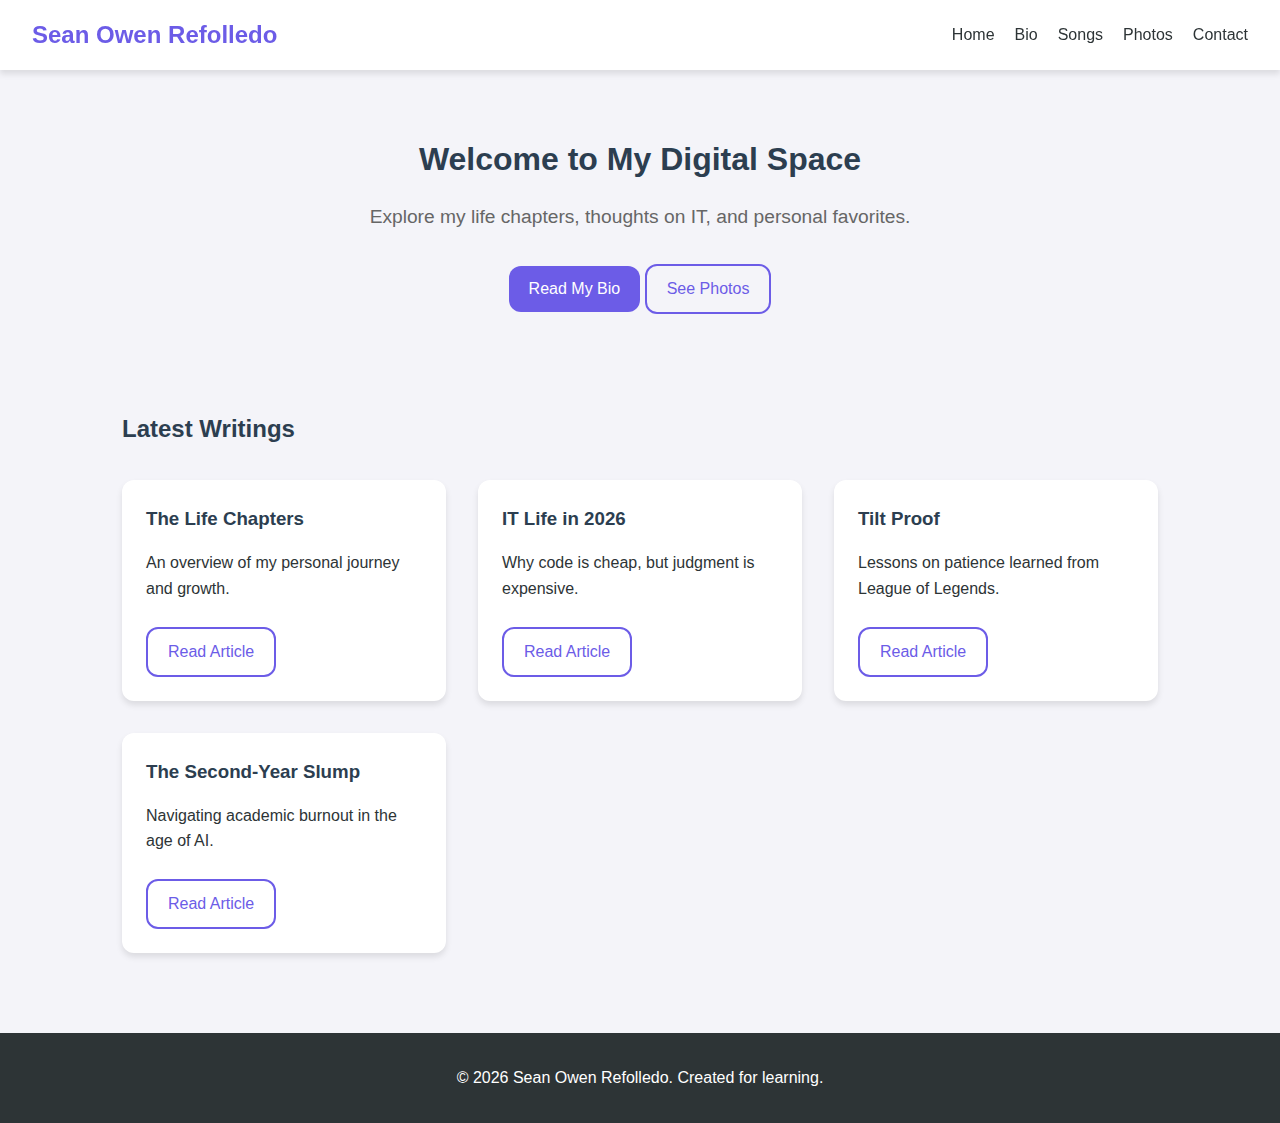
<file: index.html>
<!DOCTYPE html>
<html lang="en">

<head>
    <meta charset="UTF-8">
    <meta name="viewport" content="width=device-width, initial-scale=1.0">
    <title>Sean Owen Refolledo | Portfolio</title>
    <link rel="stylesheet" href="styles.css">
</head>

<body>

    <nav>
        <div class="nav-brand">Sean Owen Refolledo</div>
        <ul class="nav-links">
            <li><a href="index.html">Home</a></li>
            <li><a href="biography.html">Bio</a></li>
            <li><a href="songs.html">Songs</a></li>
            <li><a href="photodump.html">Photos</a></li>
            <li><a href="contact.html">Contact</a></li>
        </ul>
    </nav>

    <header class="container" style="text-align: center; padding: 4rem 1rem;">
        <h1>Welcome to My Digital Space</h1>
        <p style="font-size: 1.2rem; color: #666; max-width: 600px; margin: 0 auto 2rem auto;">
            Explore my life chapters, thoughts on IT, and personal favorites.
        </p>
        <a href="biography.html" class="btn">Read My Bio</a>
        <a href="photodump.html" class="btn btn-secondary">See Photos</a>
    </header>

    <main class="container">
        <h2>Latest Writings</h2>
        <div class="grid-container">

            <div class="card">
                <h3>The Life Chapters</h3>
                <p>An overview of my personal journey and growth.</p>
                <br>
                <a href="life_chapters.html" class="btn btn-secondary">Read Article</a>
            </div>

            <div class="card">
                <h3>IT Life in 2026</h3>
                <p>Why code is cheap, but judgment is expensive.</p>
                <br>
                <a href="it_life.html" class="btn btn-secondary">Read Article</a>
            </div>

            <div class="card">
                <h3>Tilt Proof</h3>
                <p>Lessons on patience learned from League of Legends.</p>
                <br>
                <a href="tilt_proof.html" class="btn btn-secondary">Read Article</a>
            </div>

            <div class="card">
                <h3>The Second-Year Slump</h3>
                <p>Navigating academic burnout in the age of AI.</p>
                <br>
                <a href="ai_slump.html" class="btn btn-secondary">Read Article</a>
            </div>

        </div>
    </main>

    <footer>
        <p>&copy; 2026 Sean Owen Refolledo. Created for learning.</p>
    </footer>

</body>

</html>
</file>
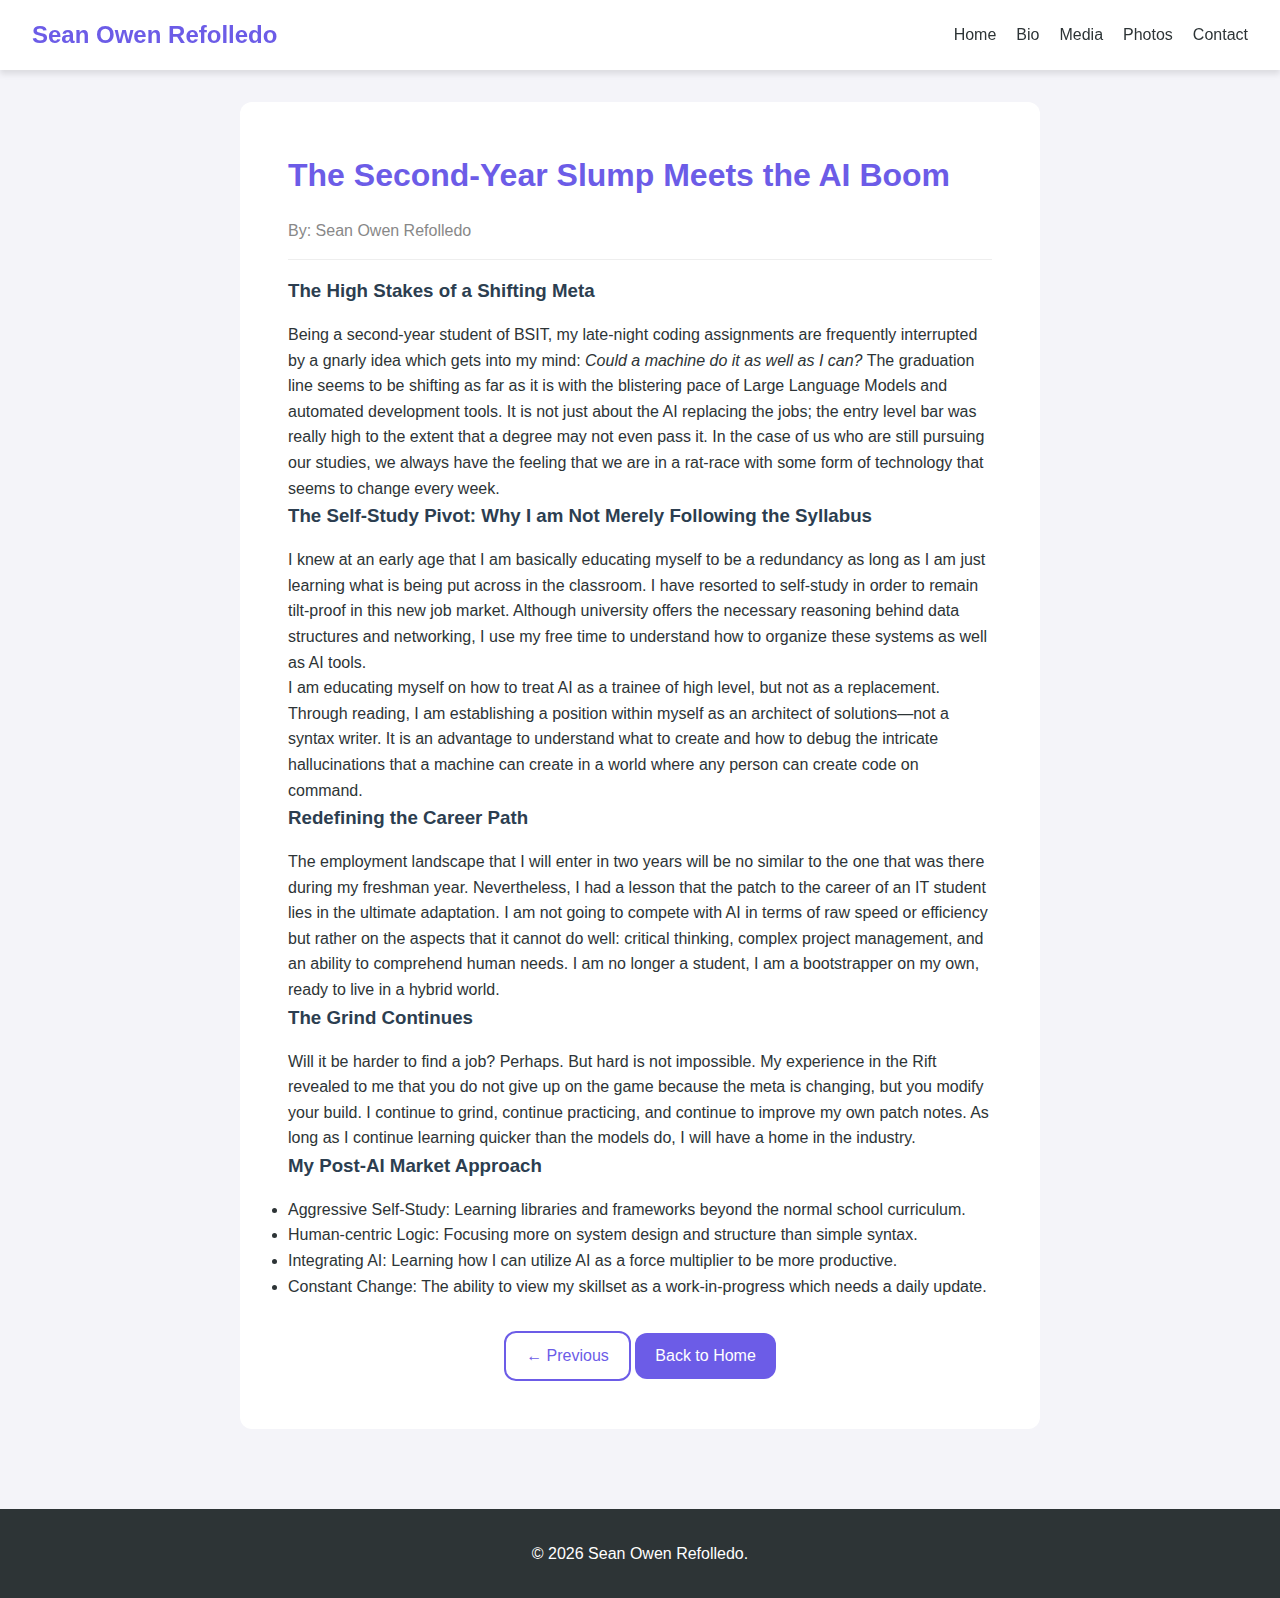
<file: ai_slump.html>
<!DOCTYPE html>
<html lang="en">

<head>
    <meta charset="UTF-8">
    <meta name="viewport" content="width=device-width, initial-scale=1.0">
    <title>The Slump & AI | Sean Owen Refolledo</title>
    <link rel="stylesheet" href="styles.css">
</head>

<body>

    <nav>
        <div class="nav-brand">Sean Owen Refolledo</div>
        <ul class="nav-links">
            <li><a href="index.html">Home</a></li>
            <li><a href="biography.html">Bio</a></li>
            <li><a href="media.html">Media</a></li>
            <li><a href="photodump.html">Photos</a></li>
            <li><a href="contact.html">Contact</a></li>
        </ul>
    </nav>

    <main class="container">
        <article class="article-content">
            <h1 style="color: var(--primary-color);">The Second-Year Slump Meets the AI Boom</h1>
            <p style="color: #888;">By: Sean Owen Refolledo</p>
            <hr style="margin: 1rem 0; border: 0; border-top: 1px solid #eee;">

            <h3>The High Stakes of a Shifting Meta</h3>
            <p>Being a second-year student of BSIT, my late-night coding assignments are frequently interrupted by a
                gnarly idea which gets into my mind: <em>Could a machine do it as well as I can?</em> The graduation
                line seems to be shifting as far as it is with the blistering pace of Large Language Models and
                automated development tools. It is not just about the AI replacing the jobs; the entry level bar was
                really high to the extent that a degree may not even pass it. In the case of us who are still pursuing
                our studies, we always have the feeling that we are in a rat-race with some form of technology that
                seems to change every week.</p>

            <h3>The Self-Study Pivot: Why I am Not Merely Following the Syllabus</h3>
            <p>I knew at an early age that I am basically educating myself to be a redundancy as long as I am just
                learning what is being put across in the classroom. I have resorted to self-study in order to remain
                tilt-proof in this new job market. Although university offers the necessary reasoning behind data
                structures and networking, I use my free time to understand how to organize these systems as well as AI
                tools.</p>

            <p>I am educating myself on how to treat AI as a trainee of high level, but not as a replacement. Through
                reading, I am establishing a position within myself as an architect of solutions—not a syntax writer. It
                is an advantage to understand what to create and how to debug the intricate hallucinations that a
                machine can create in a world where any person can create code on command.</p>

            <h3>Redefining the Career Path</h3>
            <p>The employment landscape that I will enter in two years will be no similar to the one that was there
                during my freshman year. Nevertheless, I had a lesson that the patch to the career of an IT student lies
                in the ultimate adaptation. I am not going to compete with AI in terms of raw speed or efficiency but
                rather on the aspects that it cannot do well: critical thinking, complex project management, and an
                ability to comprehend human needs. I am no longer a student, I am a bootstrapper on my own, ready to
                live in a hybrid world.</p>

            <h3>The Grind Continues</h3>
            <p>Will it be harder to find a job? Perhaps. But hard is not impossible. My experience in the Rift revealed
                to me that you do not give up on the game because the meta is changing, but you modify your build. I
                continue to grind, continue practicing, and continue to improve my own patch notes. As long as I
                continue learning quicker than the models do, I will have a home in the industry.</p>

            <h3>My Post-AI Market Approach</h3>
            <ul>
                <li>Aggressive Self-Study: Learning libraries and frameworks beyond the normal school
                    curriculum.</li>
                <li>Human-centric Logic: Focusing more on system design and structure than simple
                    syntax.</li>
                <li>Integrating AI: Learning how I can utilize AI as a force multiplier to be more
                    productive.</li>
                <li>Constant Change: The ability to view my skillset as a work-in-progress which needs
                    a daily update.</li>
            </ul>

            <div style="margin-top: 2rem; text-align: center;">
                <a href="tilt_proof.html" class="btn btn-secondary">&larr; Previous</a>
                <a href="index.html" class="btn">Back to Home</a>
            </div>
        </article>
    </main>

    <footer>
        <p>&copy; 2026 Sean Owen Refolledo.</p>
    </footer>

</body>

</html>
</file>
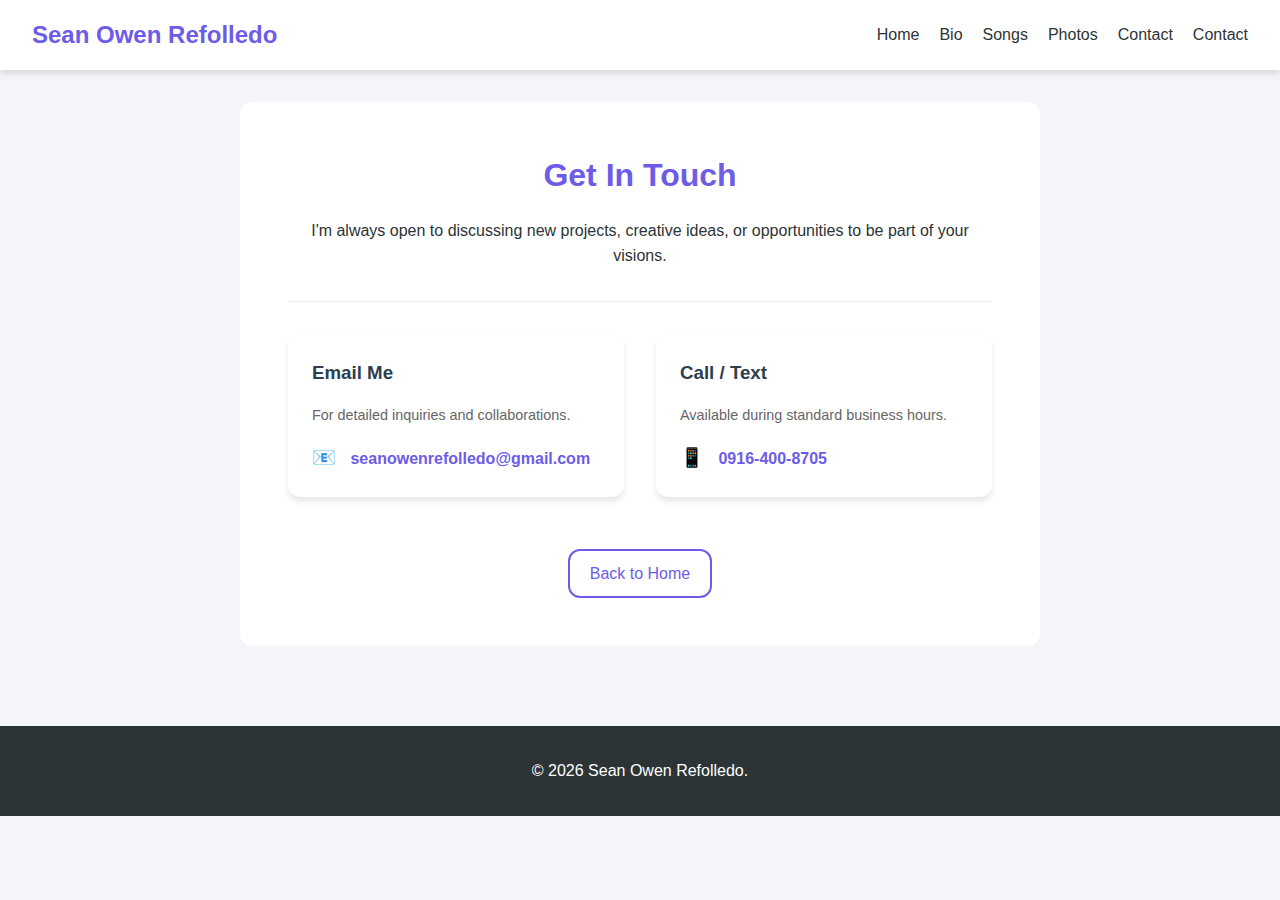
<file: contact.html>
<!DOCTYPE html>
<html lang="en">

<head>
    <meta charset="UTF-8">
    <meta name="viewport" content="width=device-width, initial-scale=1.0">
    <title>Contact Me | Sean Owen Refolledo</title>
    <link rel="stylesheet" href="styles.css">
    <style>
        .contact-link {
            color: var(--primary-color);
            text-decoration: none;
            font-weight: bold;
        }

        .contact-link:hover {
            text-decoration: underline;
        }

        .contact-icon {
            margin-right: 10px;
            font-size: 1.2rem;
        }
    </style>
</head>

<body>

    <nav>
        <div class="nav-brand">Sean Owen Refolledo</div>
        <ul class="nav-links">
            <li><a href="index.html">Home</a></li>
            <li><a href="biography.html">Bio</a></li>
            <li><a href="songs.html">Songs</a></li>
            <li><a href="photodump.html">Photos</a></li>
            <li><a href="contact.html">Contact</a></li>
            <li><a href="contact.html">Contact</a></li>
        </ul>
    </nav>

    <main class="container">
        <div class="article-content" style="text-align: center;">
            <h1 style="color: var(--primary-color);">Get In Touch</h1>
            <p>I'm always open to discussing new projects, creative ideas, or opportunities to be part of your visions.
            </p>
            <hr style="margin: 2rem 0; border: 0; border-top: 1px solid #eee;">

            <div class="grid-container" style="justify-content: center;">

                <div class="card" style="text-align: left;">
                    <h3>Email Me</h3>
                    <p style="color: #666; font-size: 0.9rem; margin-bottom: 1rem;">
                        For detailed inquiries and collaborations.
                    </p>
                    <p>
                        <span class="contact-icon">📧</span>
                        <a href="mailto:seanowenrefolledo@gmail.com"
                            class="contact-link">seanowenrefolledo@gmail.com</a>
                    </p>
                </div>

                <div class="card" style="text-align: left;">
                    <h3>Call / Text</h3>
                    <p style="color: #666; font-size: 0.9rem; margin-bottom: 1rem;">
                        Available during standard business hours.
                    </p>
                    <p>
                        <span class="contact-icon">📱</span>
                        <a href="tel:09164008705" class="contact-link">0916-400-8705</a>
                    </p>
                </div>

            </div>

            <br><br>
            <a href="index.html" class="btn btn-secondary">Back to Home</a>
        </div>
    </main>

    <footer>
        <p>&copy; 2026 Sean Owen Refolledo.</p>
    </footer>

</body>

</html>
</file>
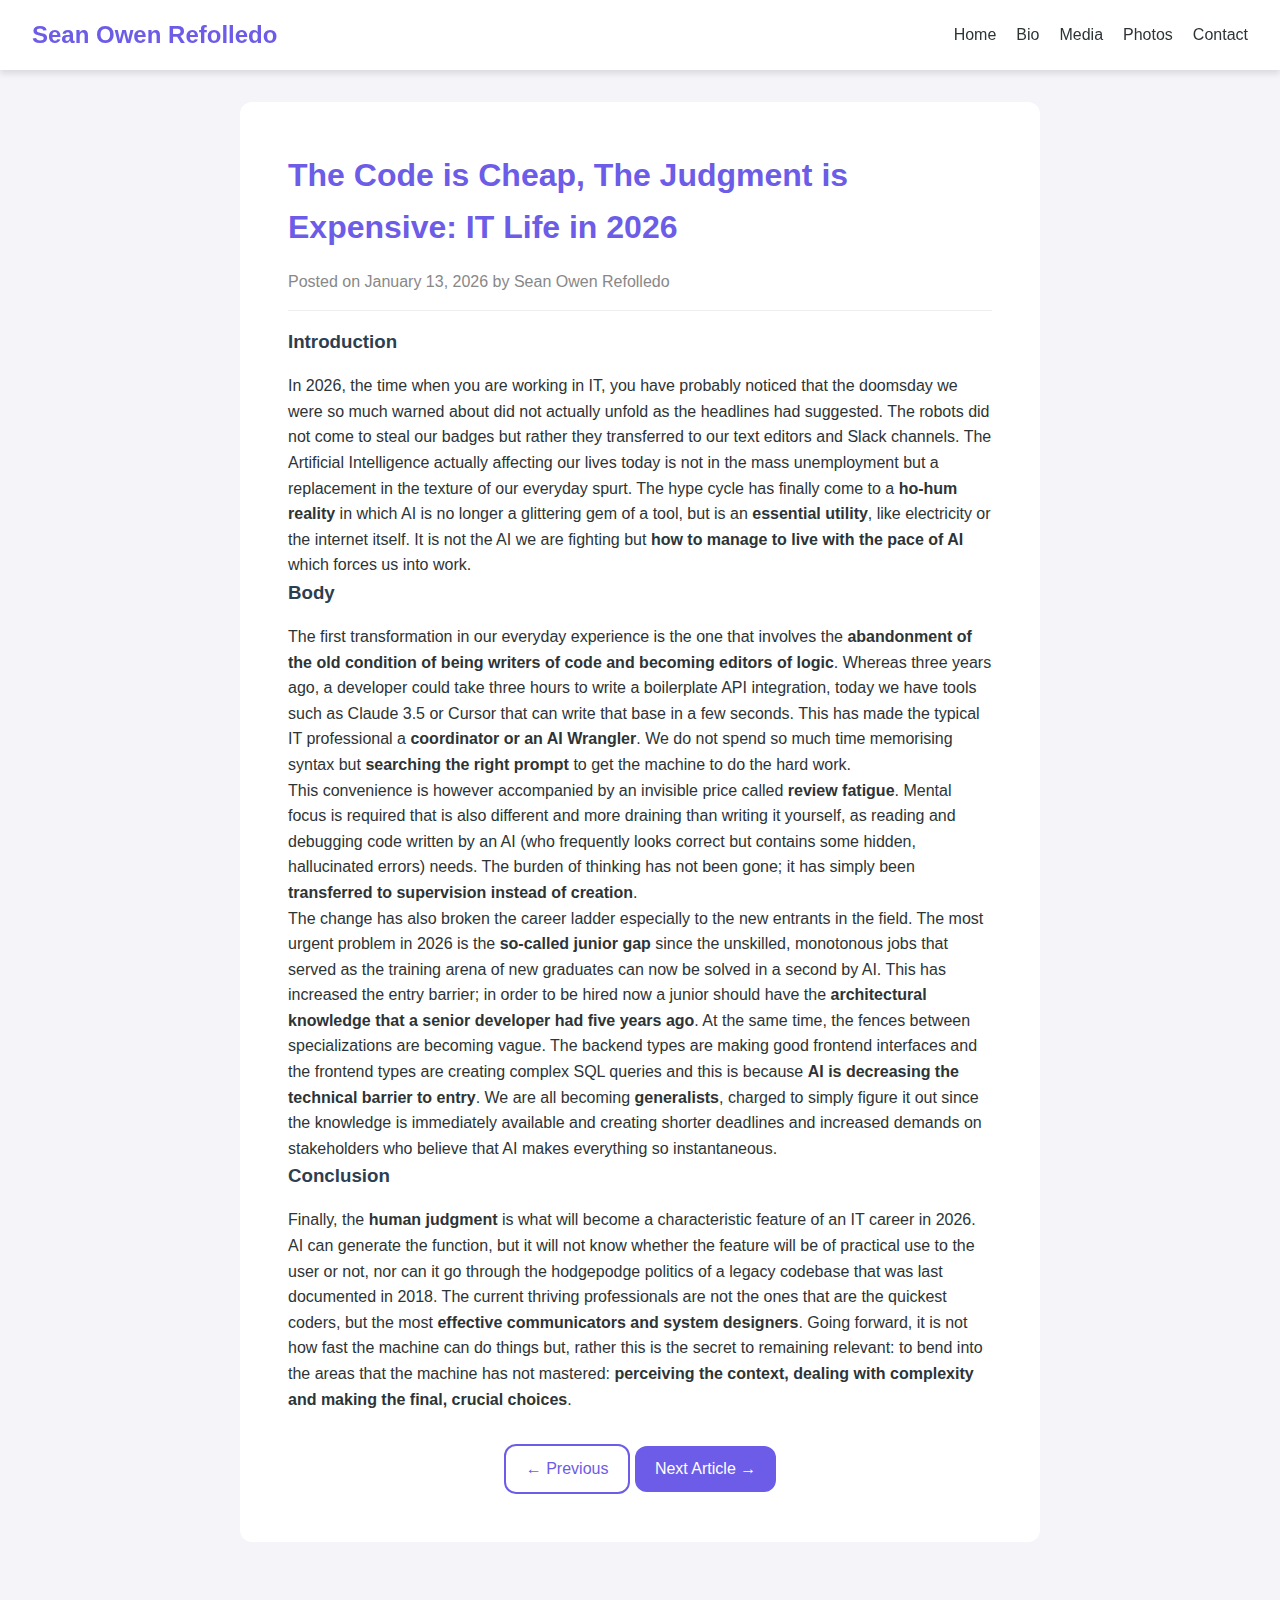
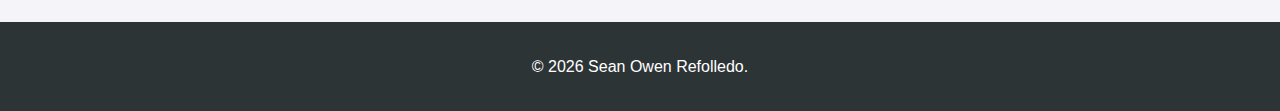
<file: it_life.html>
<!DOCTYPE html>
<html lang="en">

<head>
    <meta charset="UTF-8">
    <meta name="viewport" content="width=device-width, initial-scale=1.0">
    <title>IT Life in 2026 | Sean Owen Refolledo</title>
    <link rel="stylesheet" href="styles.css">
</head>

<body>

    <nav>
        <div class="nav-brand">Sean Owen Refolledo</div>
        <ul class="nav-links">
            <li><a href="index.html">Home</a></li>
            <li><a href="biography.html">Bio</a></li>
            <li><a href="media.html">Media</a></li>
            <li><a href="photodump.html">Photos</a></li>
            <li><a href="contact.html">Contact</a></li>
        </ul>
    </nav>

    <main class="container">
        <article class="article-content">
            <h1 style="color: var(--primary-color);">The Code is Cheap, The Judgment is Expensive: IT Life in 2026</h1>
            <p style="color: #888;">Posted on January 13, 2026 by Sean Owen Refolledo</p>
            <hr style="margin: 1rem 0; border: 0; border-top: 1px solid #eee;">

            <h3>Introduction</h3>
            <p>In 2026, the time when you are working in IT, you have probably noticed that the doomsday we were so much
                warned about did not actually unfold as the headlines had suggested. The robots did not come to steal
                our badges but rather they transferred to our text editors and Slack channels. The Artificial
                Intelligence actually affecting our lives today is not in the mass unemployment but a replacement in the
                texture of our everyday spurt. The hype cycle has finally come to a <strong>ho-hum reality</strong> in
                which AI is no
                longer a glittering gem of a tool, but is an <strong>essential utility</strong>, like electricity or the
                internet itself.
                It is not the AI we are fighting but <strong>how to manage to live with the pace of AI</strong> which
                forces us into
                work.</p>

            <h3>Body</h3>
            <p>The first transformation in our everyday experience is the one that involves the <strong>abandonment of
                    the old
                    condition of being writers of code and becoming editors of logic</strong>. Whereas three years ago,
                a developer
                could take three hours to write a boilerplate API integration, today we have tools such as Claude 3.5 or
                Cursor that can write that base in a few seconds. This has made the typical IT professional a
                <strong>coordinator or an AI Wrangler</strong>. We do not spend so much time memorising syntax but
                <strong>searching the right
                    prompt</strong> to get the machine to do the hard work.
            </p>

            <p>This convenience is however accompanied by an invisible price called <strong>review fatigue</strong>.
                Mental focus is
                required that is also different and more draining than writing it yourself, as reading and debugging
                code written by an AI (who frequently looks correct but contains some hidden, hallucinated errors)
                needs. The burden of thinking has not been gone; it has simply been <strong>transferred to supervision
                    instead
                    of creation</strong>.</p>

            <p>The change has also broken the career ladder especially to the new entrants in the field. The most urgent
                problem in 2026 is the <strong>so-called junior gap</strong> since the unskilled, monotonous jobs that
                served as the
                training arena of new graduates can now be solved in a second by AI. This has increased the entry
                barrier; in order to be hired now a junior should have the <strong>architectural knowledge that a senior
                    developer had five years ago</strong>. At the same time, the fences between specializations are
                becoming vague.
                The backend types are making good frontend interfaces and the frontend types are creating complex SQL
                queries and this is because <strong>AI is decreasing the technical barrier to entry</strong>. We are all
                becoming
                <strong>generalists</strong>, charged to simply figure it out since the knowledge is immediately
                available and creating
                shorter deadlines and increased demands on stakeholders who believe that AI makes everything so
                instantaneous.
            </p>

            <h3>Conclusion</h3>
            <p>Finally, the <strong>human judgment</strong> is what will become a characteristic feature of an IT career
                in 2026. AI can
                generate the function, but it will not know whether the feature will be of practical use to the user or
                not, nor can it go through the hodgepodge politics of a legacy codebase that was last documented in
                2018. The current thriving professionals are not the ones that are the quickest coders, but the most
                <strong>effective communicators and system designers</strong>. Going forward, it is not how fast the
                machine can do
                things but, rather this is the secret to remaining relevant: to bend into the areas that the machine has
                not mastered: <strong>perceiving the context, dealing with complexity and making the final, crucial
                    choices</strong>.
            </p>

            <div style="margin-top: 2rem; text-align: center;">
                <a href="life_chapters.html" class="btn btn-secondary">&larr; Previous</a>
                <a href="tilt_proof.html" class="btn">Next Article &rarr;</a>
            </div>
        </article>
    </main>

    <footer>
        <p>&copy; 2026 Sean Owen Refolledo.</p>
    </footer>

</body>

</html>
</file>
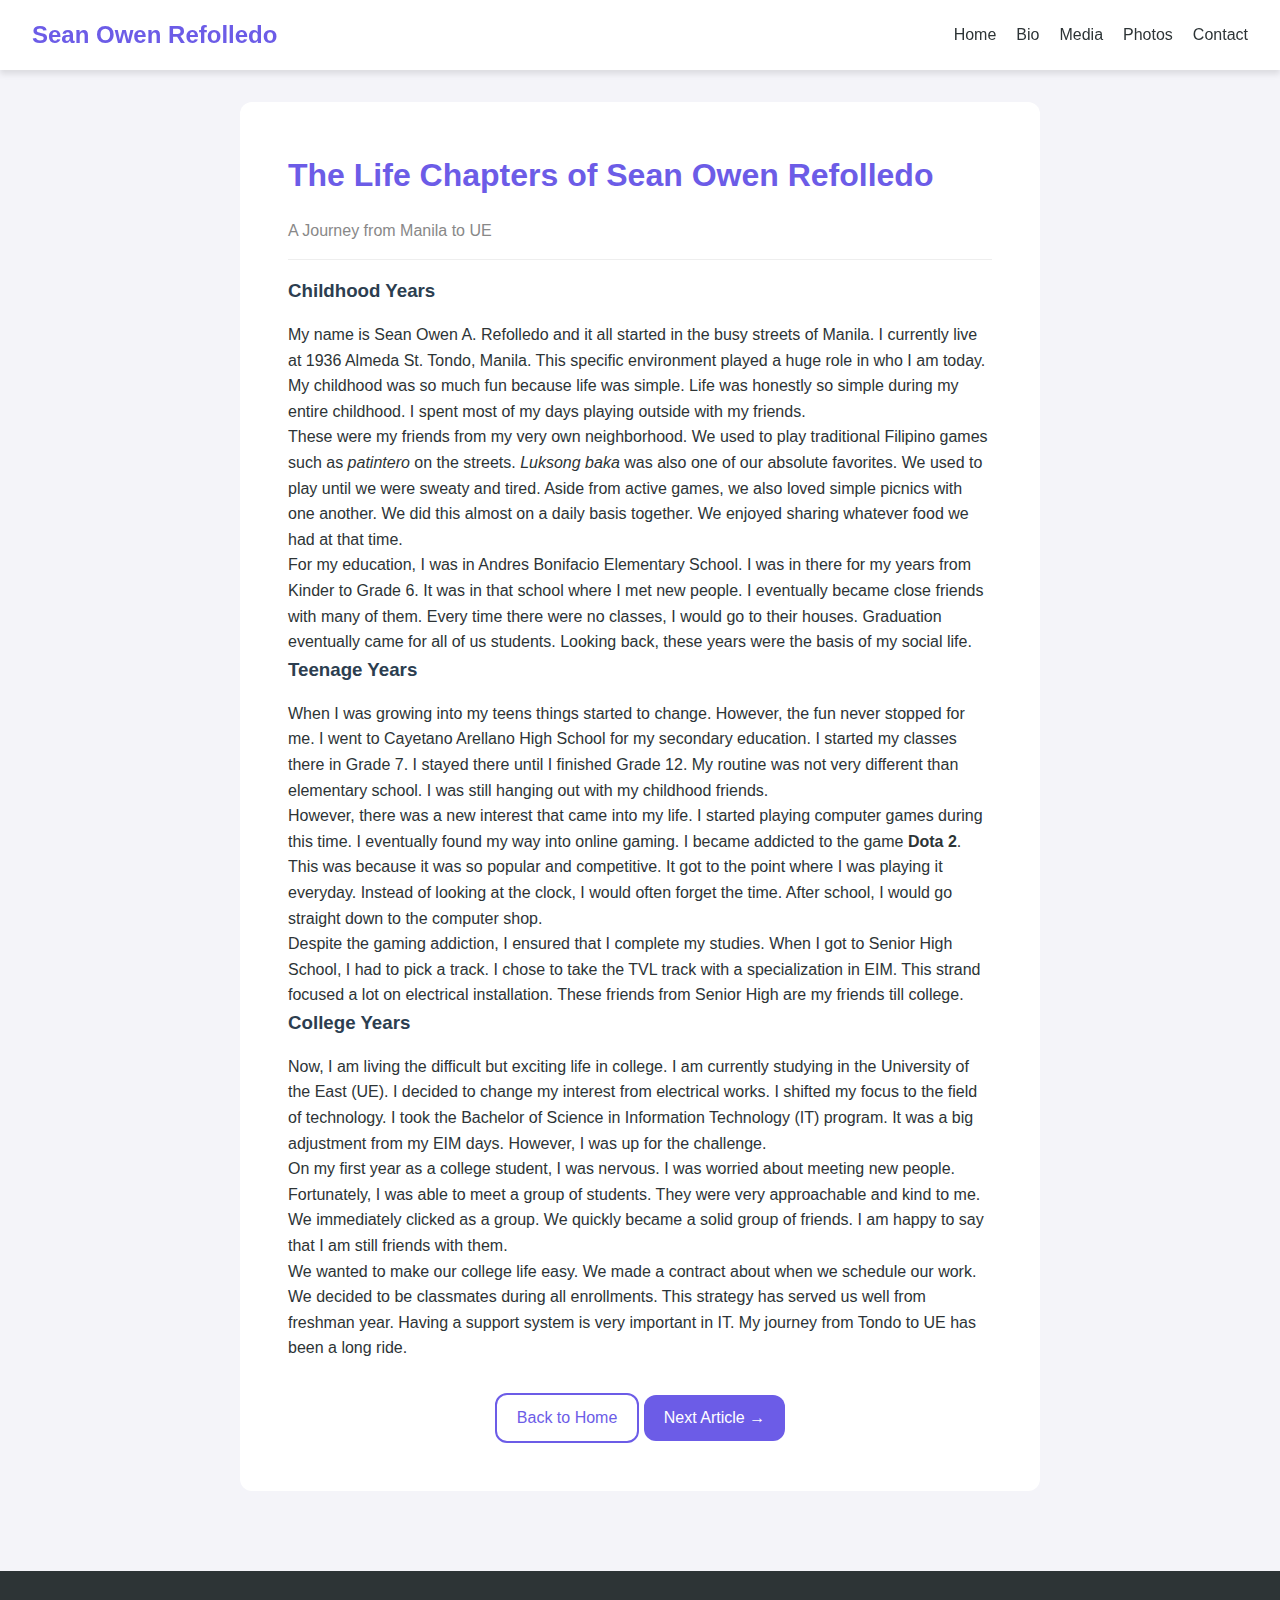
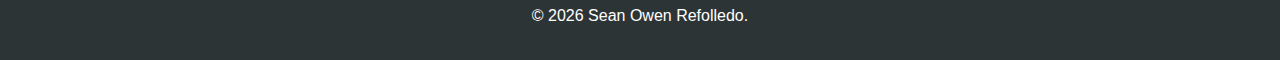
<file: life_chapters.html>
<!DOCTYPE html>
<html lang="en">

<head>
    <meta charset="UTF-8">
    <meta name="viewport" content="width=device-width, initial-scale=1.0">
    <title>Life Chapters | Sean Owen Refolledo</title>
    <link rel="stylesheet" href="styles.css">
</head>

<body>

    <nav>
        <div class="nav-brand">Sean Owen Refolledo</div>
        <ul class="nav-links">
            <li><a href="index.html">Home</a></li>
            <li><a href="biography.html">Bio</a></li>
            <li><a href="media.html">Media</a></li>
            <li><a href="photodump.html">Photos</a></li>
            <li><a href="contact.html">Contact</a></li>
        </ul>
    </nav>

    <main class="container">
        <article class="article-content">
            <h1 style="color: var(--primary-color);">The Life Chapters of Sean Owen Refolledo</h1>
            <p style="color: #888;">A Journey from Manila to UE</p>
            <hr style="margin: 1rem 0; border: 0; border-top: 1px solid #eee;">

            <h3>Childhood Years</h3>
            <p>My name is Sean Owen A. Refolledo and it all started in the busy streets of Manila. I currently live at
                1936 Almeda St. Tondo, Manila. This specific environment played a huge role in who I am today. My
                childhood was so much fun because life was simple. Life was honestly so simple during my entire
                childhood. I spent most of my days playing outside with my friends.</p>

            <p>These were my friends from my very own neighborhood. We used to play traditional Filipino games such as
                <em>patintero</em> on the streets. <em>Luksong baka</em> was also one of our absolute favorites. We used
                to play until we were sweaty and tired. Aside from active games, we also loved simple picnics with one
                another. We did this almost on a daily basis together. We enjoyed sharing whatever food we had at that
                time.
            </p>

            <p>For my education, I was in Andres Bonifacio Elementary School. I was in there for my years from Kinder to
                Grade 6. It was in that school where I met new people. I eventually became close friends with many of
                them. Every time there were no classes, I would go to their houses. Graduation eventually came for all
                of us students. Looking back, these years were the basis of my social life.</p>

            <h3>Teenage Years</h3>
            <p>When I was growing into my teens things started to change. However, the fun never stopped for me. I went
                to Cayetano Arellano High School for my secondary education. I started my classes there in Grade 7. I
                stayed there until I finished Grade 12. My routine was not very different than elementary school. I was
                still hanging out with my childhood friends.</p>

            <p>However, there was a new interest that came into my life. I started playing computer games during this
                time. I eventually found my way into online gaming. I became addicted to the game <strong>Dota
                    2</strong>. This was because it was so popular and competitive. It got to the point where I was
                playing it everyday. Instead of looking at the clock, I would often forget the time. After school, I
                would go straight down to the computer shop.</p>

            <p>Despite the gaming addiction, I ensured that I complete my studies. When I got to Senior High School, I
                had to pick a track. I chose to take the TVL track with a specialization in EIM. This strand focused a
                lot on electrical installation. These friends from Senior High are my friends till college.</p>

            <h3>College Years</h3>
            <p>Now, I am living the difficult but exciting life in college. I am currently studying in the University of
                the East (UE). I decided to change my interest from electrical works. I shifted my focus to the field of
                technology. I took the Bachelor of Science in Information Technology (IT) program. It was a big
                adjustment from my EIM days. However, I was up for the challenge.</p>

            <p>On my first year as a college student, I was nervous. I was worried about meeting new people.
                Fortunately, I was able to meet a group of students. They were very approachable and kind to me. We
                immediately clicked as a group. We quickly became a solid group of friends. I am happy to say that I am
                still friends with them.</p>

            <p>We wanted to make our college life easy. We made a contract about when we schedule our work. We decided
                to be classmates during all enrollments. This strategy has served us well from freshman year. Having a
                support system is very important in IT. My journey from Tondo to UE has been a long ride.</p>

            <div style="margin-top: 2rem; text-align: center;">
                <a href="index.html" class="btn btn-secondary">Back to Home</a>
                <a href="it_life.html" class="btn">Next Article &rarr;</a>
            </div>
        </article>
    </main>

    <footer>
        <p>&copy; 2026 Sean Owen Refolledo.</p>
    </footer>

</body>

</html>
</file>
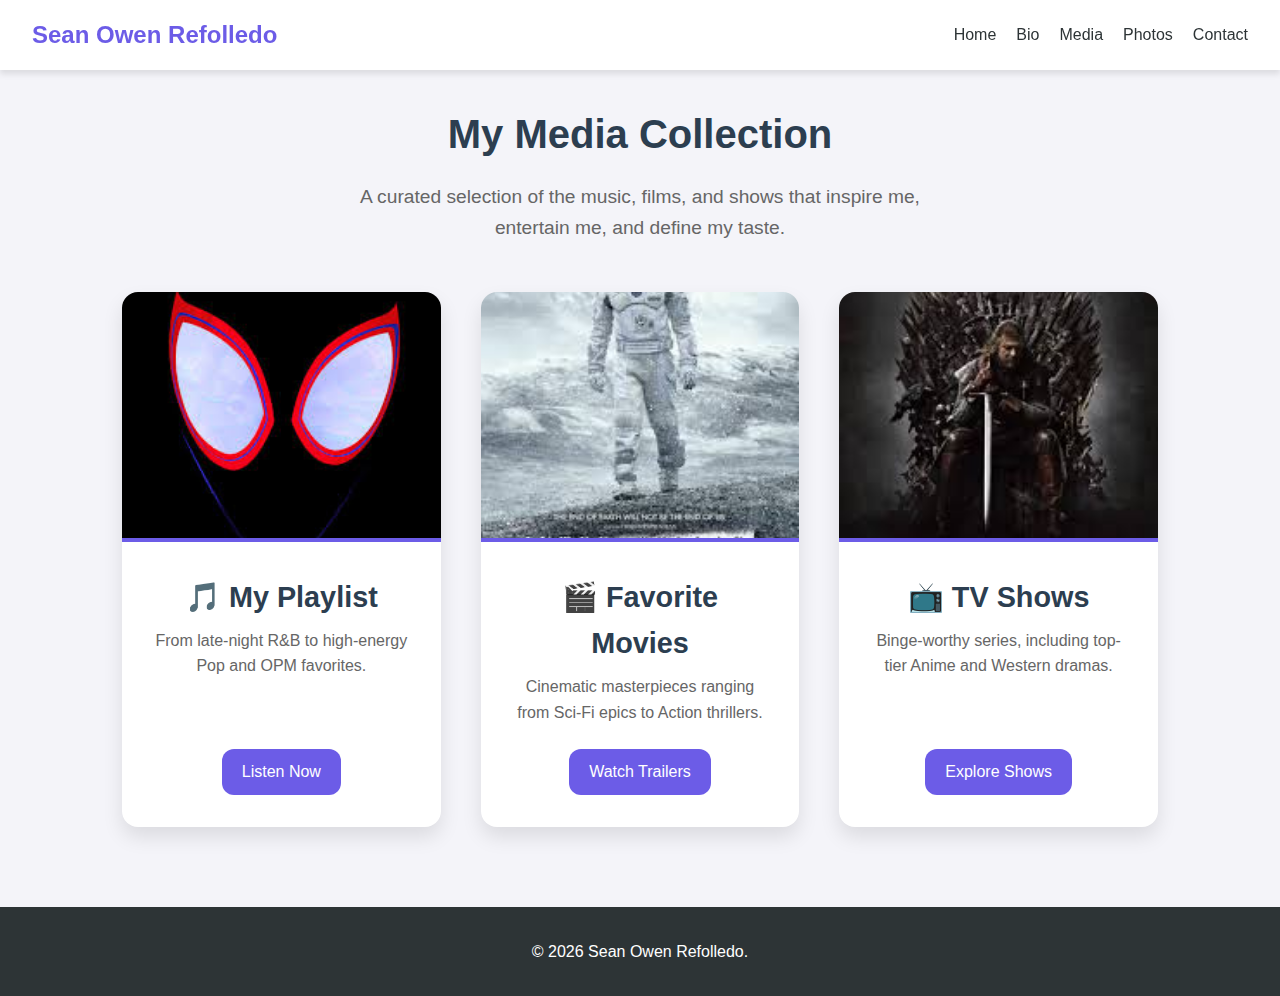
<file: media.html>
<!DOCTYPE html>
<html lang="en">

<head>
    <meta charset="UTF-8">
    <meta name="viewport" content="width=device-width, initial-scale=1.0">
    <title>My Media Collection | Sean Owen Refolledo</title>
    <link rel="stylesheet" href="styles.css">
    <style>
        .hub-grid {
            display: grid;
            grid-template-columns: repeat(auto-fit, minmax(300px, 1fr));
            gap: 2.5rem;
            margin-top: 2rem;
        }

        .hub-card {
            background: white;
            border-radius: 16px;
            overflow: hidden;
            box-shadow: 0 10px 20px rgba(0, 0, 0, 0.1);
            transition: transform 0.3s ease, box-shadow 0.3s ease;
            text-decoration: none;
            color: inherit;
            display: flex;
            flex-direction: column;
            height: 100%;
        }

        .hub-card:hover {
            transform: translateY(-8px);
            box-shadow: 0 15px 30px rgba(0, 0, 0, 0.15);
        }

        .hub-image {
            width: 100%;
            height: 250px;
            object-fit: cover;
            border-bottom: 4px solid var(--primary-color);
        }

        .hub-content {
            padding: 2rem;
            text-align: center;
            flex-grow: 1;
            display: flex;
            flex-direction: column;
            justify-content: center;
        }

        .hub-title {
            font-size: 1.8rem;
            margin-bottom: 0.5rem;
            color: #2c3e50;
        }

        .hub-desc {
            color: #666;
            font-size: 1rem;
            margin-bottom: 1.5rem;
        }

        .hub-btn {
            margin-top: auto;
            align-self: center;
        }
    </style>
</head>

<body>

    <nav>
        <div class="nav-brand">Sean Owen Refolledo</div>
        <ul class="nav-links">
            <li><a href="index.html">Home</a></li>
            <li><a href="biography.html">Bio</a></li>
            <li><a href="media.html">Media</a></li>
            <li><a href="photodump.html">Photos</a></li>
            <li><a href="contact.html">Contact</a></li>
        </ul>
    </nav>

    <main class="container">
        <header style="text-align: center; margin-bottom: 3rem;">
            <h1 style="font-size: 2.5rem; margin-bottom: 1rem;">My Media Collection</h1>
            <p style="font-size: 1.2rem; color: #666; max-width: 600px; margin: 0 auto;">
                A curated selection of the music, films, and shows that inspire me, entertain me, and define my taste.
            </p>
        </header>

        <div class="hub-grid">
            <a href="songs.html" class="hub-card">
                <img src="music/cover/sunflower.jpg" alt="Music Playlist" class="hub-image">
                <div class="hub-content">
                    <h2 class="hub-title">🎵 My Playlist</h2>
                    <p class="hub-desc">From late-night R&B to high-energy Pop and OPM favorites.</p>
                    <span class="btn hub-btn">Listen Now</span>
                </div>
            </a>

            <a href="movies.html" class="hub-card">
                <img src="img/interstellar.jpg" alt="Favorite Movies" class="hub-image">
                <div class="hub-content">
                    <h2 class="hub-title">🎬 Favorite Movies</h2>
                    <p class="hub-desc">Cinematic masterpieces ranging from Sci-Fi epics to Action thrillers.</p>
                    <span class="btn hub-btn">Watch Trailers</span>
                </div>
            </a>

            <a href="tvshows.html" class="hub-card">
                <img src="img/got.jpg" alt="TV Shows" class="hub-image">
                <div class="hub-content">
                    <h2 class="hub-title">📺 TV Shows</h2>
                    <p class="hub-desc">Binge-worthy series, including top-tier Anime and Western dramas.</p>
                    <span class="btn hub-btn">Explore Shows</span>
                </div>
            </a>
        </div>
    </main>

    <footer>
        <p>&copy; 2026 Sean Owen Refolledo.</p>
    </footer>

</body>

</html>
</file>
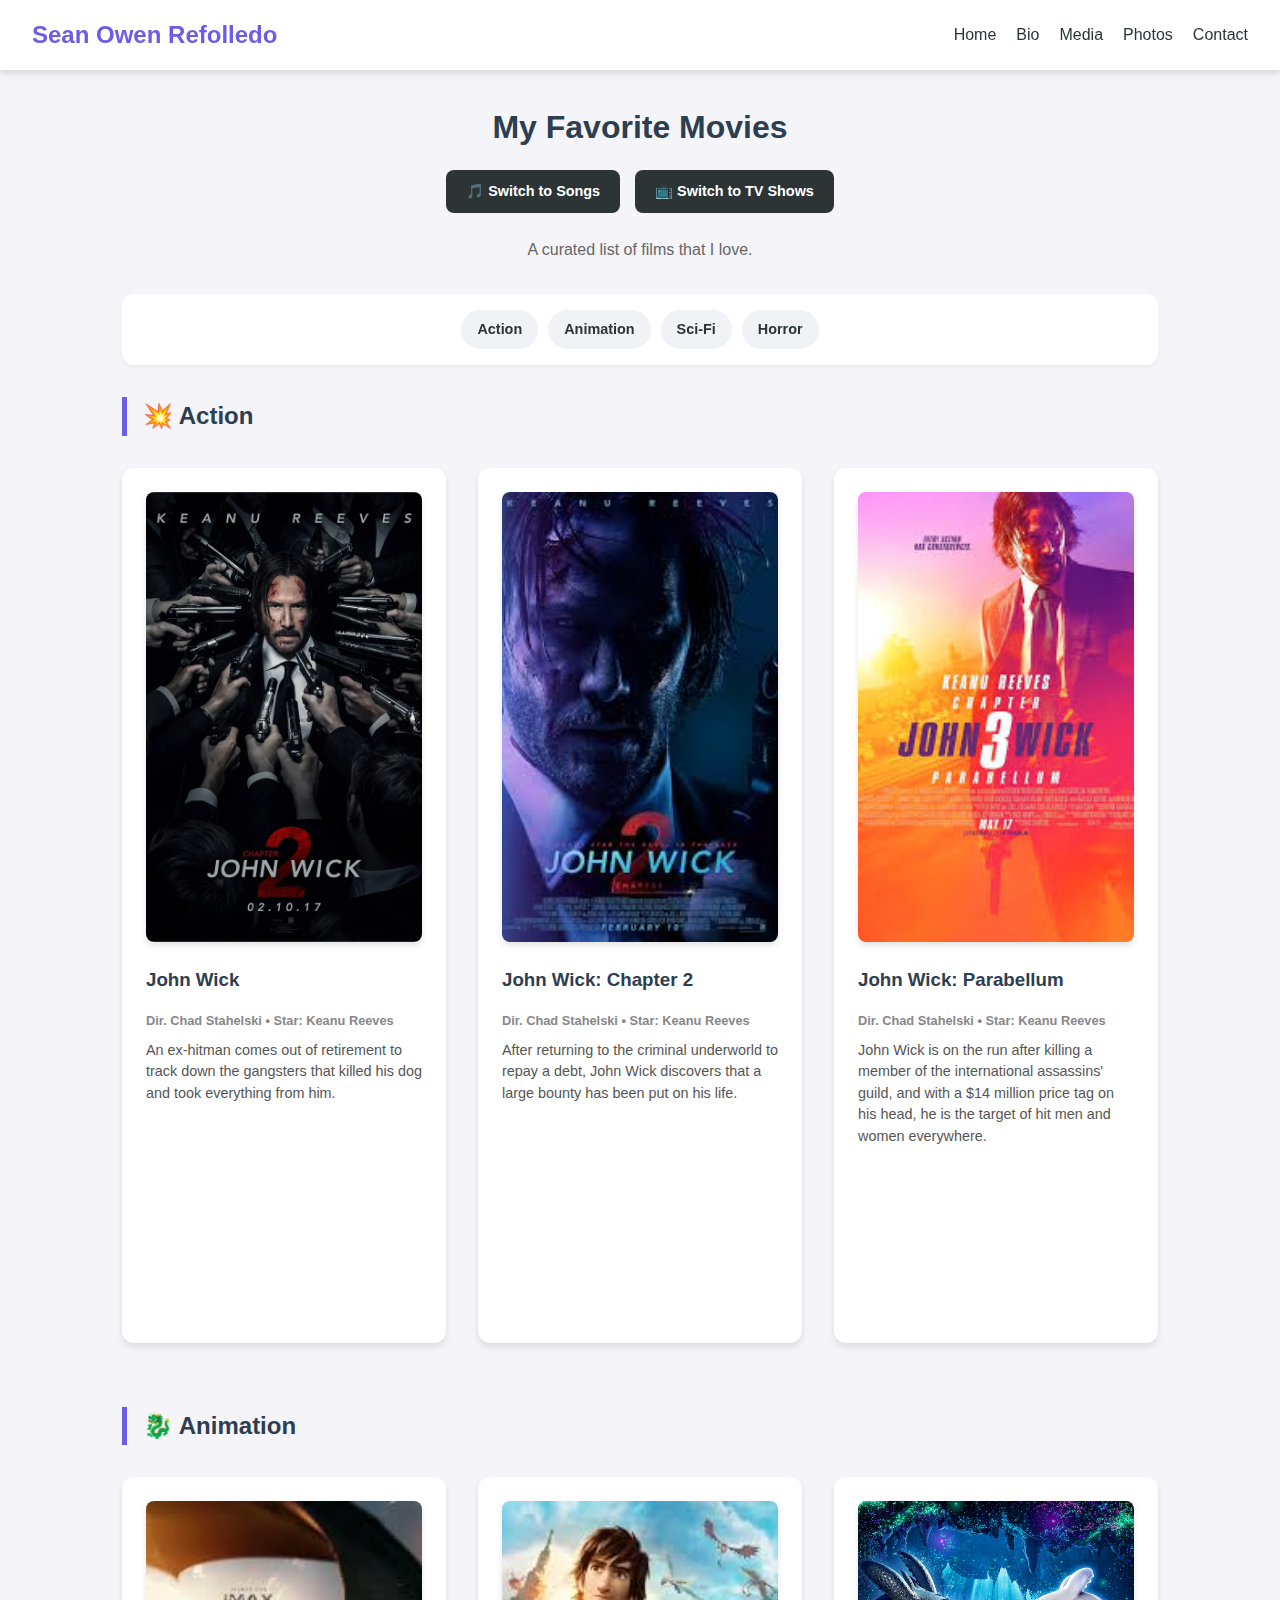
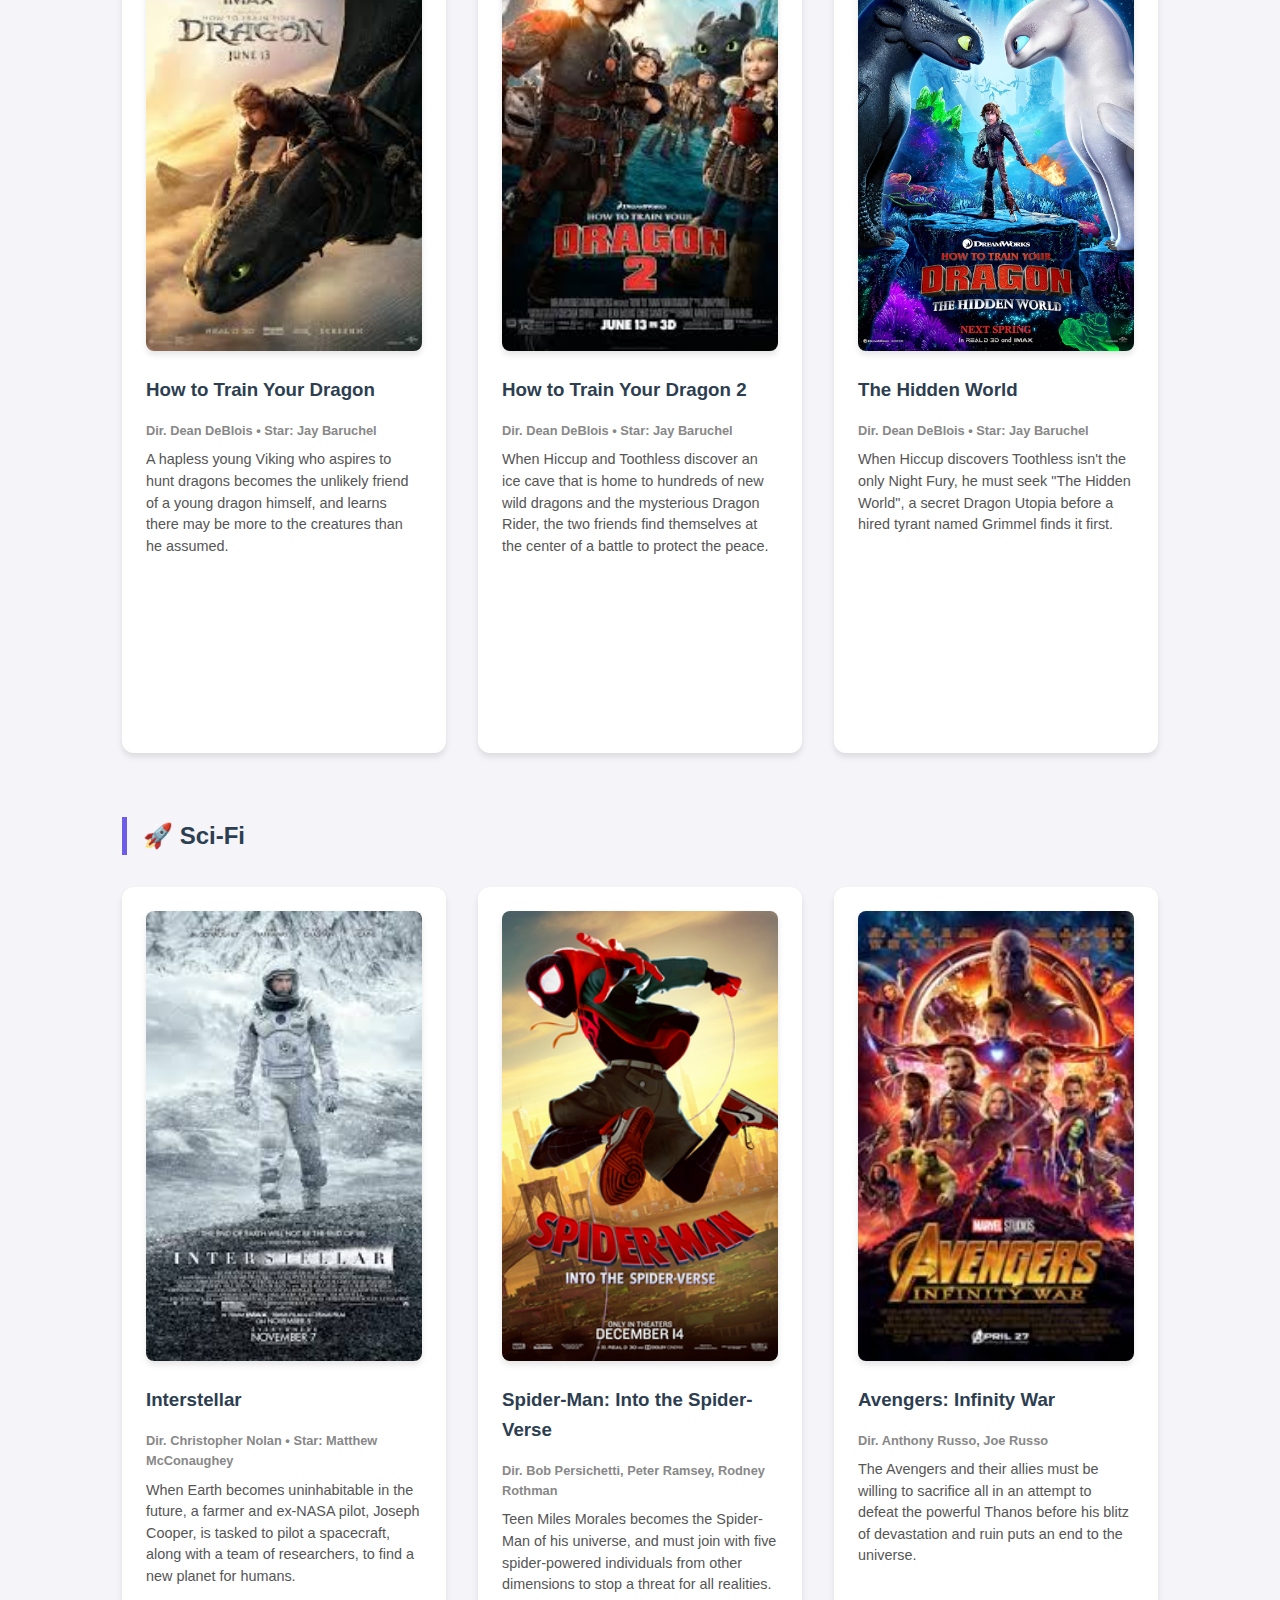
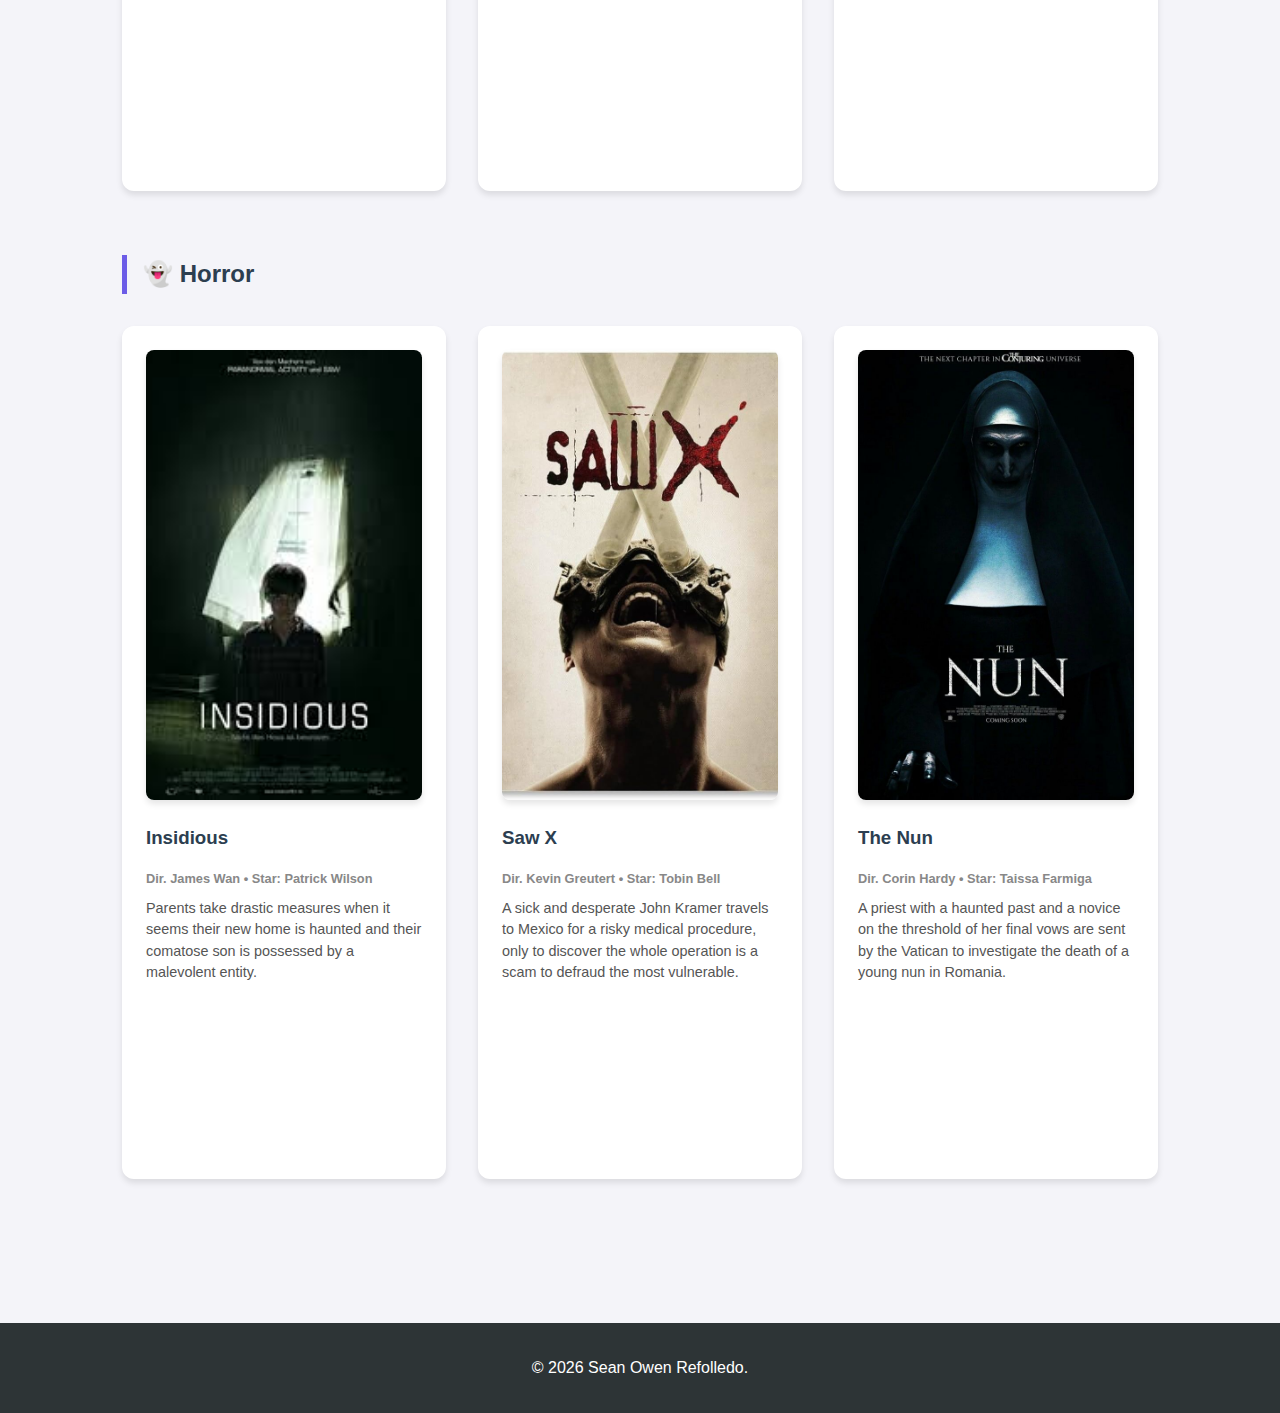
<file: movies.html>
<!DOCTYPE html>
<html lang="en">

<head>
    <meta charset="UTF-8">
    <meta name="viewport" content="width=device-width, initial-scale=1.0">
    <title>Favorite Movies | Sean Owen Refolledo</title>
    <link rel="stylesheet" href="styles.css">
    <style>
        .media-switch {
            display: flex;
            justify-content: center;
            gap: 15px;
            margin-bottom: 1.5rem;
        }

        .media-btn {
            padding: 10px 20px;
            background-color: #2d3436;
            color: white;
            text-decoration: none;
            border-radius: 8px;
            font-weight: bold;
            transition: background-color 0.3s;
            font-size: 0.9rem;
        }

        .media-btn:hover {
            background-color: var(--primary-color);
        }

        .category-nav {
            background-color: #fff;
            padding: 1rem;
            margin-bottom: 2rem;
            border-radius: 12px;
            box-shadow: 0 2px 4px rgba(0, 0, 0, 0.05);
            display: flex;
            flex-wrap: wrap;
            gap: 10px;
            justify-content: center;
            position: sticky;
            top: 80px;
            z-index: 900;
        }

        .cat-btn {
            padding: 8px 16px;
            background-color: #f1f2f6;
            color: #2d3436;
            text-decoration: none;
            border-radius: 20px;
            font-size: 0.9rem;
            font-weight: 600;
            transition: all 0.3s ease;
        }

        .cat-btn:hover {
            background-color: var(--primary-color);
            color: white;
            transform: translateY(-2px);
        }

        .genre-section {
            scroll-margin-top: 160px;
            margin-bottom: 4rem;
        }

        .genre-title {
            border-left: 5px solid var(--primary-color);
            padding-left: 1rem;
            margin-bottom: 1.5rem;
            color: #2c3e50;
            font-size: 1.5rem;
        }

        .grid-container {
            display: grid;
            grid-template-columns: repeat(auto-fill, minmax(300px, 1fr));
            gap: 2rem;
        }

        .card {
            display: flex;
            flex-direction: column;
            height: 100%;
        }

        .movie-poster {
            width: 100%;
            height: 450px;
            object-fit: cover;
            border-radius: 8px;
            margin-bottom: 1rem;
            box-shadow: 0 4px 6px rgba(0, 0, 0, 0.1);
            transition: transform 0.2s;
        }

        a:hover .movie-poster {
            transform: scale(1.02);
            opacity: 0.95;
        }

        .movie-info {
            font-size: 0.9rem;
            color: #555;
            margin-bottom: 1rem;
            line-height: 1.5;
            flex-grow: 1;
        }

        .movie-meta {
            font-size: 0.8rem;
            color: #888;
            margin-bottom: 0.5rem;
            font-weight: bold;
        }

        .video-container {
            position: relative;
            padding-bottom: 56.25%;
            height: 0;
            overflow: hidden;
            border-radius: 8px;
            margin-top: auto;
        }

        .video-container iframe {
            position: absolute;
            top: 0;
            left: 0;
            width: 100%;
            height: 100%;
            border: none;
        }
    </style>
</head>

<body>

    <nav>
        <div class="nav-brand">Sean Owen Refolledo</div>
        <ul class="nav-links">
            <li><a href="index.html">Home</a></li>
            <li><a href="biography.html">Bio</a></li>
            <li><a href="media.html">Media</a></li>
            <li><a href="photodump.html">Photos</a></li>
            <li><a href="contact.html">Contact</a></li>
        </ul>
    </nav>

    <main class="container">
        <h1 style="text-align: center; margin-bottom: 1rem;">My Favorite Movies</h1>

        <div class="media-switch">
            <a href="songs.html" class="media-btn">🎵 Switch to Songs</a>
            <a href="tvshows.html" class="media-btn">📺 Switch to TV Shows</a>
        </div>

        <p style="text-align: center; color: #666; margin-bottom: 2rem;">A curated list of films that I love.</p>

        <div class="category-nav">
            <a href="#action" class="cat-btn">Action</a>
            <a href="#animation" class="cat-btn">Animation</a>
            <a href="#scifi" class="cat-btn">Sci-Fi</a>
            <a href="#horror" class="cat-btn">Horror</a>
        </div>

        <section id="action" class="genre-section">
            <h2 class="genre-title">💥 Action</h2>
            <div class="grid-container">

                <div class="card">
                    <a href="img/johnwick1.jpg" target="photo_view">
                        <img src="img/johnwick1.jpg" alt="John Wick Poster" class="movie-poster">
                    </a>
                    <h3>John Wick</h3>
                    <div class="movie-meta">Dir. Chad Stahelski • Star: Keanu Reeves</div>
                    <p class="movie-info">
                        An ex-hitman comes out of retirement to track down the gangsters that killed his dog and took
                        everything from him.
                    </p>
                    <div class="video-container">
                        <iframe src="https://www.youtube.com/embed/C0BMx-qxsP4" title="John Wick Trailer"
                            allowfullscreen></iframe>
                    </div>
                </div>

                <div class="card">
                    <a href="img/johnwick2.jpg" target="photo_view">
                        <img src="img/johnwick2.jpg" alt="John Wick 2 Poster" class="movie-poster">
                    </a>
                    <h3>John Wick: Chapter 2</h3>
                    <div class="movie-meta">Dir. Chad Stahelski • Star: Keanu Reeves</div>
                    <p class="movie-info">
                        After returning to the criminal underworld to repay a debt, John Wick discovers that a large
                        bounty has been put on his life.
                    </p>
                    <div class="video-container">
                        <iframe src="https://www.youtube.com/embed/ChpLV9AMqm4" title="John Wick 2 Trailer"
                            allowfullscreen></iframe>
                    </div>
                </div>

                <div class="card">
                    <a href="img/johnwick3.jpg" target="photo_view">
                        <img src="img/johnwick3.jpg" alt="John Wick 3 Poster" class="movie-poster">
                    </a>
                    <h3>John Wick: Parabellum</h3>
                    <div class="movie-meta">Dir. Chad Stahelski • Star: Keanu Reeves</div>
                    <p class="movie-info">
                        John Wick is on the run after killing a member of the international assassins' guild, and with a
                        $14 million price tag on his head, he is the target of hit men and women everywhere.
                    </p>
                    <div class="video-container">
                        <iframe src="https://www.youtube.com/embed/M7XM597XO94" title="John Wick 3 Trailer"
                            allowfullscreen></iframe>
                    </div>
                </div>

            </div>
        </section>

        <section id="animation" class="genre-section">
            <h2 class="genre-title">🐉 Animation</h2>
            <div class="grid-container">

                <div class="card">
                    <a href="img/htyd1.jpg" target="photo_view">
                        <img src="img/htyd1.jpg" alt="HTYD 1 Poster" class="movie-poster">
                    </a>
                    <h3>How to Train Your Dragon</h3>
                    <div class="movie-meta">Dir. Dean DeBlois • Star: Jay Baruchel</div>
                    <p class="movie-info">
                        A hapless young Viking who aspires to hunt dragons becomes the unlikely friend of a young dragon
                        himself, and learns there may be more to the creatures than he assumed.
                    </p>
                    <div class="video-container">
                        <iframe src="https://www.youtube.com/embed/oKiYuIsPxYk" title="HTYD Trailer"
                            allowfullscreen></iframe>
                    </div>
                </div>

                <div class="card">
                    <a href="img/htyd2.jpg" target="photo_view">
                        <img src="img/htyd2.jpg" alt="HTYD 2 Poster" class="movie-poster">
                    </a>
                    <h3>How to Train Your Dragon 2</h3>
                    <div class="movie-meta">Dir. Dean DeBlois • Star: Jay Baruchel</div>
                    <p class="movie-info">
                        When Hiccup and Toothless discover an ice cave that is home to hundreds of new wild dragons and
                        the mysterious Dragon Rider, the two friends find themselves at the center of a battle to
                        protect the peace.
                    </p>
                    <div class="video-container">
                        <iframe src="https://www.youtube.com/embed/2BP38770KNo" title="HTYD 2 Trailer"
                            allowfullscreen></iframe>
                    </div>
                </div>

                <div class="card">
                    <a href="img/htyd3.jpg" target="photo_view">
                        <img src="img/htyd3.jpg" alt="HTYD 3 Poster" class="movie-poster">
                    </a>
                    <h3>The Hidden World</h3>
                    <div class="movie-meta">Dir. Dean DeBlois • Star: Jay Baruchel</div>
                    <p class="movie-info">
                        When Hiccup discovers Toothless isn't the only Night Fury, he must seek "The Hidden World", a
                        secret Dragon Utopia before a hired tyrant named Grimmel finds it first.
                    </p>
                    <div class="video-container">
                        <iframe src="https://www.youtube.com/embed/SkcucKDrbOI" title="HTYD 3 Trailer"
                            allowfullscreen></iframe>
                    </div>
                </div>

            </div>
        </section>

        <section id="scifi" class="genre-section">
            <h2 class="genre-title">🚀 Sci-Fi</h2>
            <div class="grid-container">

                <div class="card">
                    <a href="img/interstellar.jpg" target="photo_view">
                        <img src="img/interstellar.jpg" alt="Interstellar Poster" class="movie-poster">
                    </a>
                    <h3>Interstellar</h3>
                    <div class="movie-meta">Dir. Christopher Nolan • Star: Matthew McConaughey</div>
                    <p class="movie-info">
                        When Earth becomes uninhabitable in the future, a farmer and ex-NASA pilot, Joseph Cooper, is
                        tasked to pilot a spacecraft, along with a team of researchers, to find a new planet for humans.
                    </p>
                    <div class="video-container">
                        <iframe src="https://www.youtube.com/embed/zSWdZVtXT7E" title="Interstellar Trailer"
                            allowfullscreen></iframe>
                    </div>
                </div>

                <div class="card">
                    <a href="img/spiderverse.png" target="photo_view">
                        <img src="img/spiderverse.png" alt="Spider-Man: Into the Spider-Verse Poster"
                            class="movie-poster">
                    </a>
                    <h3>Spider-Man: Into the Spider-Verse</h3>
                    <div class="movie-meta">Dir. Bob Persichetti, Peter Ramsey, Rodney Rothman</div>
                    <p class="movie-info">
                        Teen Miles Morales becomes the Spider-Man of his universe, and must join with five
                        spider-powered individuals from other dimensions to stop a threat for all realities.
                    </p>
                    <div class="video-container">
                        <iframe src="https://www.youtube.com/embed/g4Hbz2jLxvQ"
                            title="Spider-Man: Into the Spider-Verse Trailer" allowfullscreen></iframe>
                    </div>
                </div>

                <div class="card">
                    <a href="img/infinity.jpg" target="photo_view">
                        <img src="img/infinity.jpg" alt="Avengers: Infinity War Poster" class="movie-poster">
                    </a>
                    <h3>Avengers: Infinity War</h3>
                    <div class="movie-meta">Dir. Anthony Russo, Joe Russo</div>
                    <p class="movie-info">
                        The Avengers and their allies must be willing to sacrifice all in an attempt to defeat the
                        powerful Thanos before his blitz of devastation and ruin puts an end to the universe.
                    </p>
                    <div class="video-container">
                        <iframe src="https://www.youtube.com/embed/6ZfuNTqbHE8" title="Avengers: Infinity War Trailer"
                            allowfullscreen></iframe>
                    </div>
                </div>

            </div>
        </section>

        <section id="horror" class="genre-section">
            <h2 class="genre-title">👻 Horror</h2>
            <div class="grid-container">

                <div class="card">
                    <a href="img/insidious.jpg" target="photo_view">
                        <img src="img/insidious.jpg" alt="Insidious Poster" class="movie-poster">
                    </a>
                    <h3>Insidious</h3>
                    <div class="movie-meta">Dir. James Wan • Star: Patrick Wilson</div>
                    <p class="movie-info">
                        Parents take drastic measures when it seems their new home is haunted and their comatose son is
                        possessed by a malevolent entity.
                    </p>
                    <div class="video-container">
                        <iframe src="https://www.youtube.com/embed/zuZnRUcoWos" title="Insidious Trailer"
                            allowfullscreen></iframe>
                    </div>
                </div>

                <div class="card">
                    <a href="img/sawx.jpg" target="photo_view">
                        <img src="img/sawx.jpg" alt="Saw X Poster" class="movie-poster">
                    </a>
                    <h3>Saw X</h3>
                    <div class="movie-meta">Dir. Kevin Greutert • Star: Tobin Bell</div>
                    <p class="movie-info">
                        A sick and desperate John Kramer travels to Mexico for a risky medical procedure, only to
                        discover the whole operation is a scam to defraud the most vulnerable.
                    </p>
                    <div class="video-container">
                        <iframe src="https://www.youtube.com/embed/t3PzUo4P21c" title="Saw X Trailer"
                            allowfullscreen></iframe>
                    </div>
                </div>

                <div class="card">
                    <a href="img/thenun.jpg" target="photo_view">
                        <img src="img/thenun.jpg" alt="The Nun Poster" class="movie-poster">
                    </a>
                    <h3>The Nun</h3>
                    <div class="movie-meta">Dir. Corin Hardy • Star: Taissa Farmiga</div>
                    <p class="movie-info">
                        A priest with a haunted past and a novice on the threshold of her final vows are sent by the
                        Vatican to investigate the death of a young nun in Romania.
                    </p>
                    <div class="video-container">
                        <iframe src="https://www.youtube.com/embed/pzD9zGcUNrw" title="The Nun Trailer"
                            allowfullscreen></iframe>
                    </div>
                </div>

            </div>
        </section>

    </main>

    <footer>
        <p>&copy; 2026 Sean Owen Refolledo.</p>
    </footer>

</body>

</html>
</file>
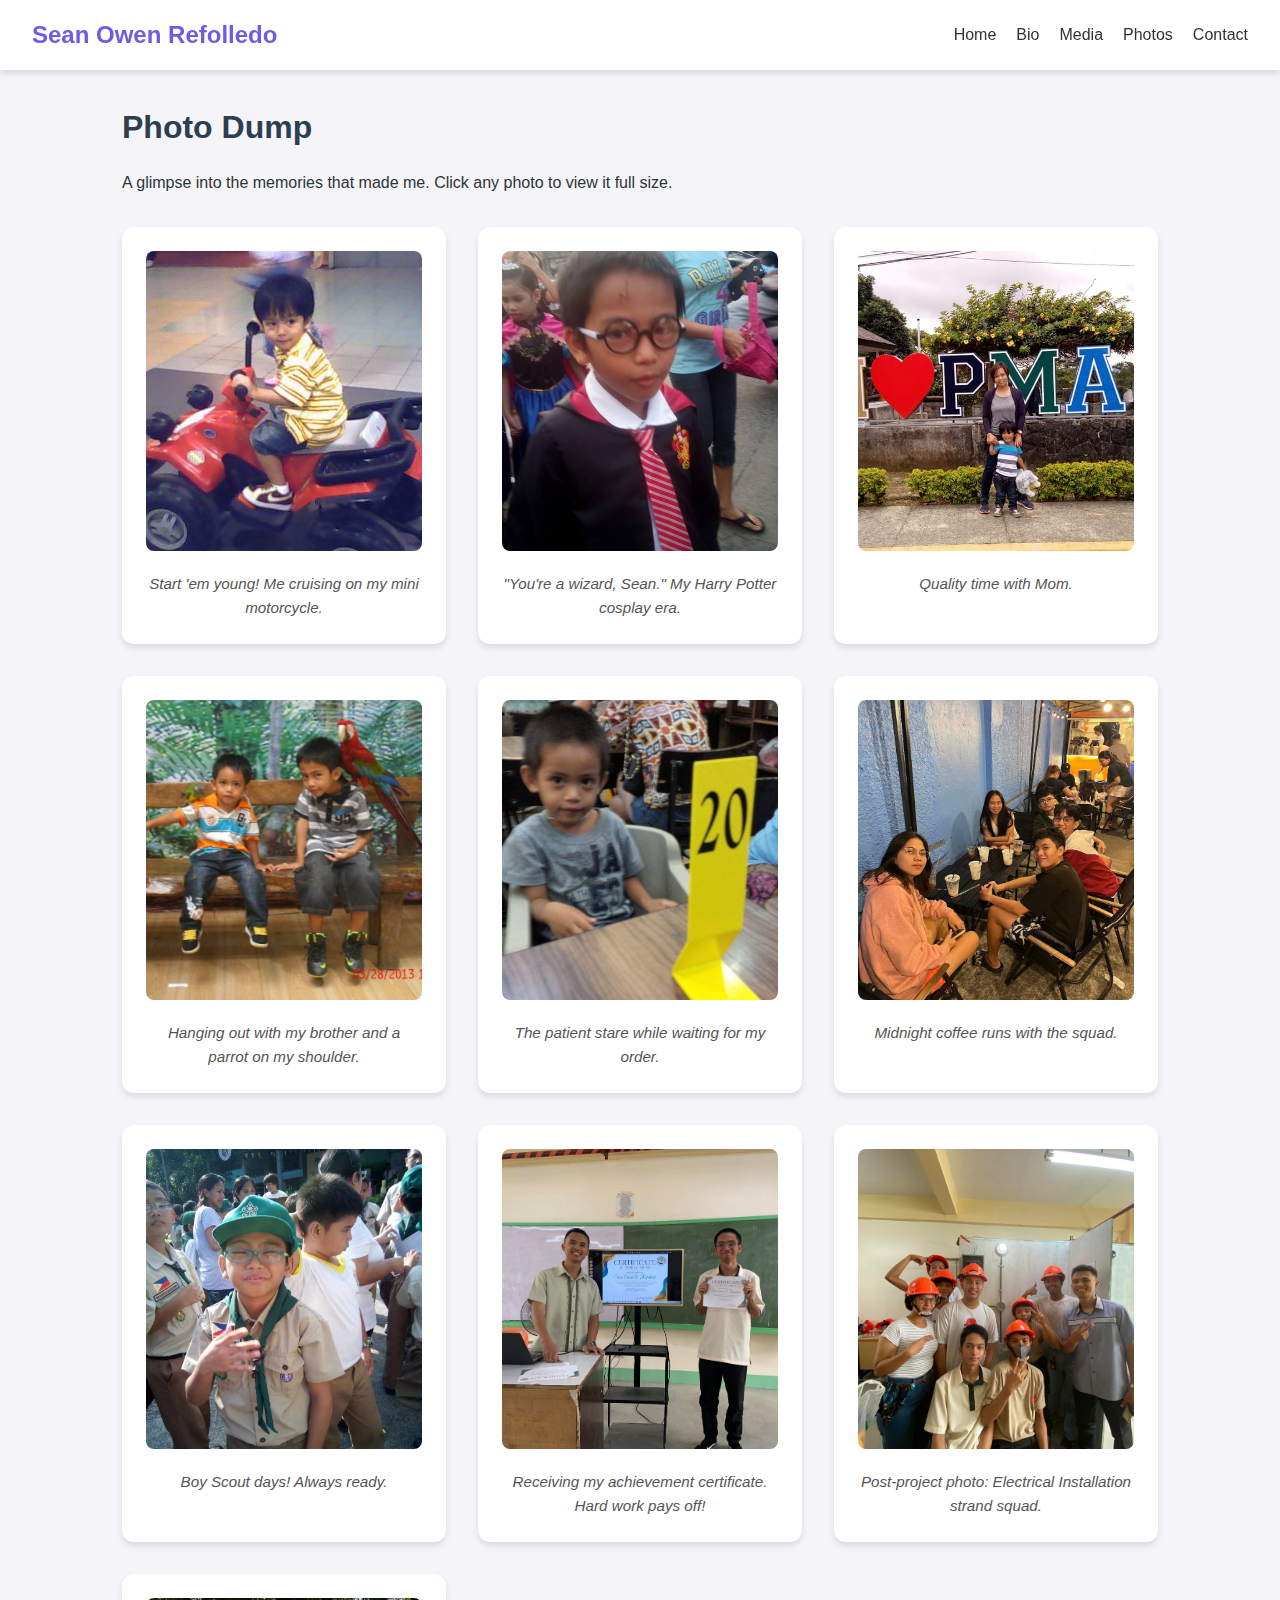
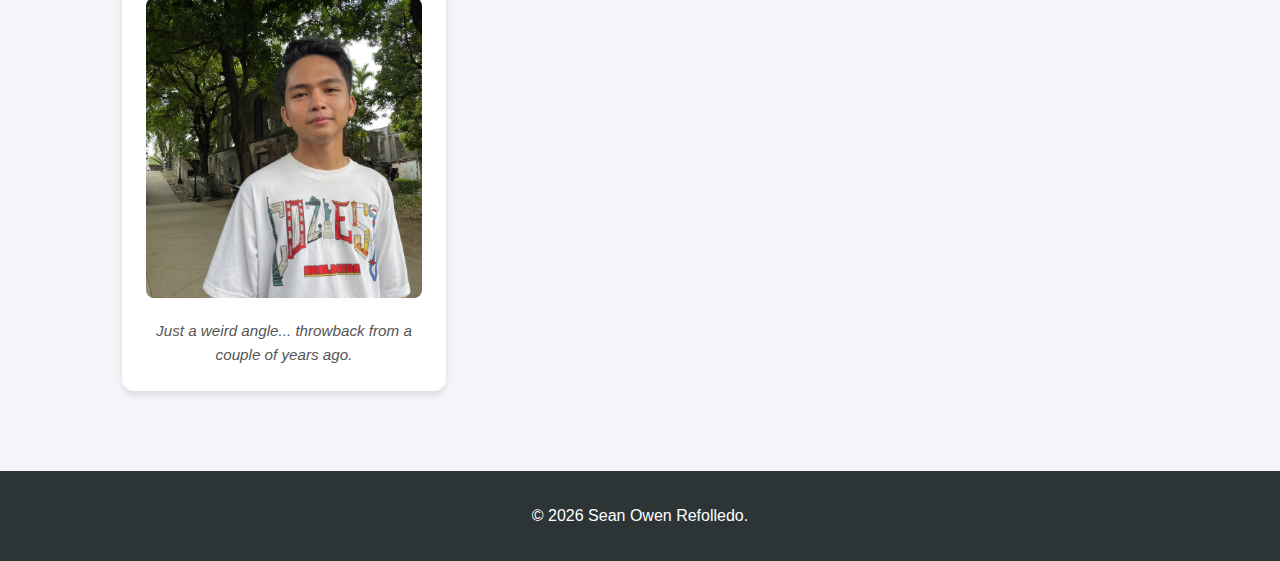
<file: photodump.html>
<!DOCTYPE html>
<html lang="en">

<head>
    <meta charset="UTF-8">
    <meta name="viewport" content="width=device-width, initial-scale=1.0">
    <title>Photo Dump | Sean Owen Refolledo</title>
    <link rel="stylesheet" href="styles.css">
    <style>
        .photo-card img {
            width: 100%;
            height: 300px;
            object-fit: cover;
            border-radius: 8px;
            transition: transform 0.2s;
        }

        .photo-card a:hover img {
            opacity: 0.9;
            transform: scale(1.02);
        }

        .caption {
            margin-top: 0.8rem;
            font-size: 0.95rem;
            color: #555;
            text-align: center;
            font-style: italic;
        }
    </style>
</head>

<body>

    <nav>
        <div class="nav-brand">Sean Owen Refolledo</div>
        <ul class="nav-links">
            <li><a href="index.html">Home</a></li>
            <li><a href="biography.html">Bio</a></li>
            <li><a href="media.html">Media</a></li>
            <li><a href="photodump.html">Photos</a></li>
            <li><a href="contact.html">Contact</a></li>
        </ul>
    </nav>

    <main class="container">
        <h1>Photo Dump</h1>
        <p>A glimpse into the memories that made me. Click any photo to view it full size.</p>

        <div class="grid-container">

            <div class="card photo-card">
                <a href="img/picture-kid.jpg" target="photo_view">
                    <img src="img/picture-kid.jpg" alt="Riding mini motorcycle">
                </a>
                <div class="caption">Start 'em young! Me cruising on my mini motorcycle.</div>
            </div>

            <div class="card photo-card">
                <a href="img/picture-kid2.jpg" target="photo_view">
                    <img src="img/picture-kid2.jpg" alt="Harry Potter Cosplay">
                </a>
                <div class="caption">"You're a wizard, Sean." My Harry Potter cosplay era.</div>
            </div>

            <div class="card photo-card">
                <a href="img/picture-kid3.jpg" target="photo_view">
                    <img src="img/picture-kid3.jpg" alt="With Mom">
                </a>
                <div class="caption">Quality time with Mom.</div>
            </div>

            <div class="card photo-card">
                <a href="img/picture-kid4.jpg" target="photo_view">
                    <img src="img/picture-kid4.jpg" alt="With brother and parrot">
                </a>
                <div class="caption">Hanging out with my brother and a parrot on my shoulder.</div>
            </div>

            <div class="card photo-card">
                <a href="img/picture-kid5.jpg" target="photo_view">
                    <img src="img/picture-kid5.jpg" alt="Waiting for food">
                </a>
                <div class="caption">The patient stare while waiting for my order.</div>
            </div>

            <div class="card photo-card">
                <a href="img/picture-with-friends.jpg" target="photo_view">
                    <img src="img/picture-with-friends.jpg" alt="Coffee with friends">
                </a>
                <div class="caption">Midnight coffee runs with the squad.</div>
            </div>

            <div class="card photo-card">
                <a href="img/picture-kid7.jpg" target="photo_view">
                    <img src="img/picture-kid7.jpg" alt="Boy Scout Uniform">
                </a>
                <div class="caption">Boy Scout days! Always ready.</div>
            </div>

            <div class="card photo-card">
                <a href="img/achievement-pic.jpg" target="photo_view">
                    <img src="img/achievement-pic.jpg" alt="Achievement Certificate">
                </a>
                <div class="caption">Receiving my achievement certificate. Hard work pays off!</div>
            </div>

            <div class="card photo-card">
                <a href="img/picture-friends2.jpg" target="photo_view">
                    <img src="img/picture-friends2.jpg" alt="Electrical Installation Project">
                </a>
                <div class="caption">Post-project photo: Electrical Installation strand squad.</div>
            </div>

            <div class="card photo-card">
                <a href="img/picture-selfie2.jpg" target="photo_view">
                    <img src="img/picture-selfie2.jpg" alt="Throwback Selfie">
                </a>
                <div class="caption">Just a weird angle... throwback from a couple of years ago.</div>
            </div>

        </div>
    </main>

    <footer>
        <p>&copy; 2026 Sean Owen Refolledo.</p>
    </footer>

</body>

</html>
</file>
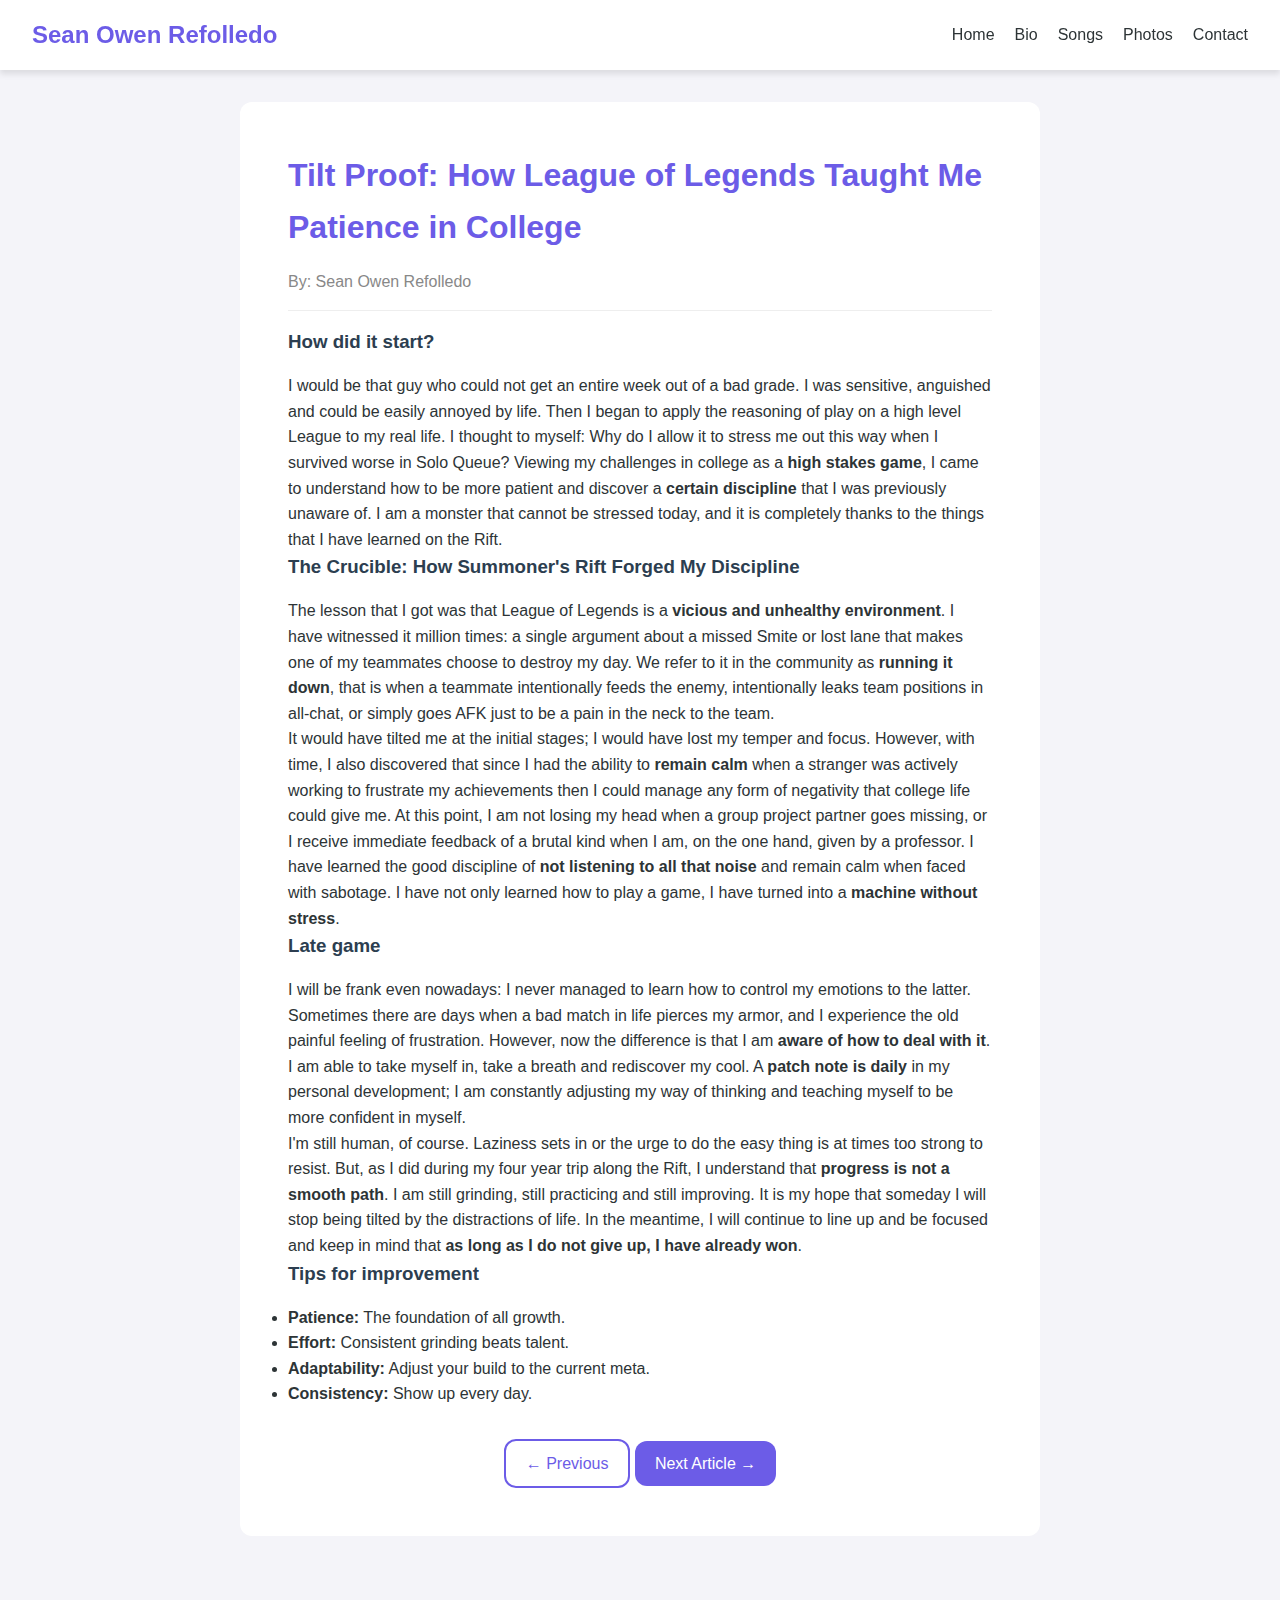
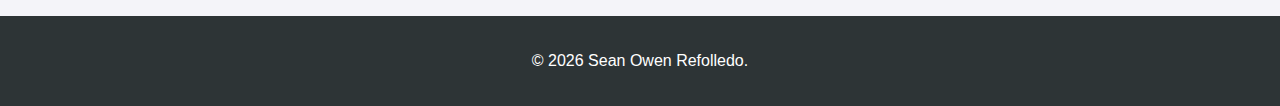
<file: tilt_proof.html>
<!DOCTYPE html>
<html lang="en">

<head>
    <meta charset="UTF-8">
    <meta name="viewport" content="width=device-width, initial-scale=1.0">
    <title>Tilt Proof | Sean Owen Refolledo</title>
    <link rel="stylesheet" href="styles.css">
</head>

<body>

    <nav>
        <div class="nav-brand">Sean Owen Refolledo</div>
        <ul class="nav-links">
            <li><a href="index.html">Home</a></li>
            <li><a href="biography.html">Bio</a></li>
            <li><a href="songs.html">Songs</a></li>
            <li><a href="photodump.html">Photos</a></li>
            <li><a href="contact.html">Contact</a></li>
        </ul>
    </nav>

    <main class="container">
        <article class="article-content">
            <h1 style="color: var(--primary-color);">Tilt Proof: How League of Legends Taught Me Patience in College
            </h1>
            <p style="color: #888;">By: Sean Owen Refolledo</p>
            <hr style="margin: 1rem 0; border: 0; border-top: 1px solid #eee;">

            <h3>How did it start?</h3>
            <p>I would be that guy who could not get an entire week out of a bad grade. I was sensitive, anguished and
                could be easily annoyed by life. Then I began to apply the reasoning of play on a high level League to
                my real life. I thought to myself: Why do I allow it to stress me out this way when I survived worse in
                Solo Queue? Viewing my challenges in college as a <strong>high stakes game</strong>, I came to
                understand how to be more
                patient and discover a <strong>certain discipline</strong> that I was previously unaware of. I am a
                monster that cannot
                be stressed today, and it is completely thanks to the things that I have learned on the Rift.</p>

            <h3>The Crucible: How Summoner's Rift Forged My Discipline</h3>
            <p>The lesson that I got was that League of Legends is a <strong>vicious and unhealthy environment</strong>.
                I have witnessed
                it million times: a single argument about a missed Smite or lost lane that makes one of my teammates
                choose to destroy my day. We refer to it in the community as <strong>running it down</strong>, that is
                when a teammate
                intentionally feeds the enemy, intentionally leaks team positions in all-chat, or simply goes AFK just
                to be a pain in the neck to the team.</p>

            <p>It would have tilted me at the initial stages; I would have lost my temper and focus. However, with time,
                I also discovered that since I had the ability to <strong>remain calm</strong> when a stranger was
                actively working to
                frustrate my achievements then I could manage any form of negativity that college life could give me. At
                this point, I am not losing my head when a group project partner goes missing, or I receive immediate
                feedback of a brutal kind when I am, on the one hand, given by a professor. I have learned the good
                discipline of <strong>not listening to all that noise</strong> and remain calm when faced with sabotage.
                I have not only
                learned how to play a game, I have turned into a <strong>machine without stress</strong>.</p>

            <h3>Late game</h3>
            <p>I will be frank even nowadays: I never managed to learn how to control my emotions to the latter.
                Sometimes there are days when a bad match in life pierces my armor, and I experience the old painful
                feeling of frustration. However, now the difference is that I am <strong>aware of how to deal with
                    it</strong>. I am able
                to take myself in, take a breath and rediscover my cool. A <strong>patch note is daily</strong> in my
                personal
                development; I am constantly adjusting my way of thinking and teaching myself to be more confident in
                myself.</p>

            <p>I'm still human, of course. Laziness sets in or the urge to do the easy thing is at times too strong to
                resist. But, as I did during my four year trip along the Rift, I understand that <strong>progress is not
                    a smooth path</strong>. I am still grinding, still practicing and still improving. It is my hope
                that someday I
                will stop being tilted by the distractions of life. In the meantime, I will continue to line up and be
                focused and keep in mind that <strong>as long as I do not give up, I have already won</strong>.</p>

            <h3>Tips for improvement</h3>
            <ul>
                <li><strong>Patience:</strong> The foundation of all growth.</li>
                <li><strong>Effort:</strong> Consistent grinding beats talent.</li>
                <li><strong>Adaptability:</strong> Adjust your build to the current meta.</li>
                <li><strong>Consistency:</strong> Show up every day.</li>
            </ul>

            <div style="margin-top: 2rem; text-align: center;">
                <a href="it_life.html" class="btn btn-secondary">&larr; Previous</a>
                <a href="ai_slump.html" class="btn">Next Article &rarr;</a>
            </div>
        </article>
    </main>

    <footer>
        <p>&copy; 2026 Sean Owen Refolledo.</p>
    </footer>

</body>

</html>
</file>
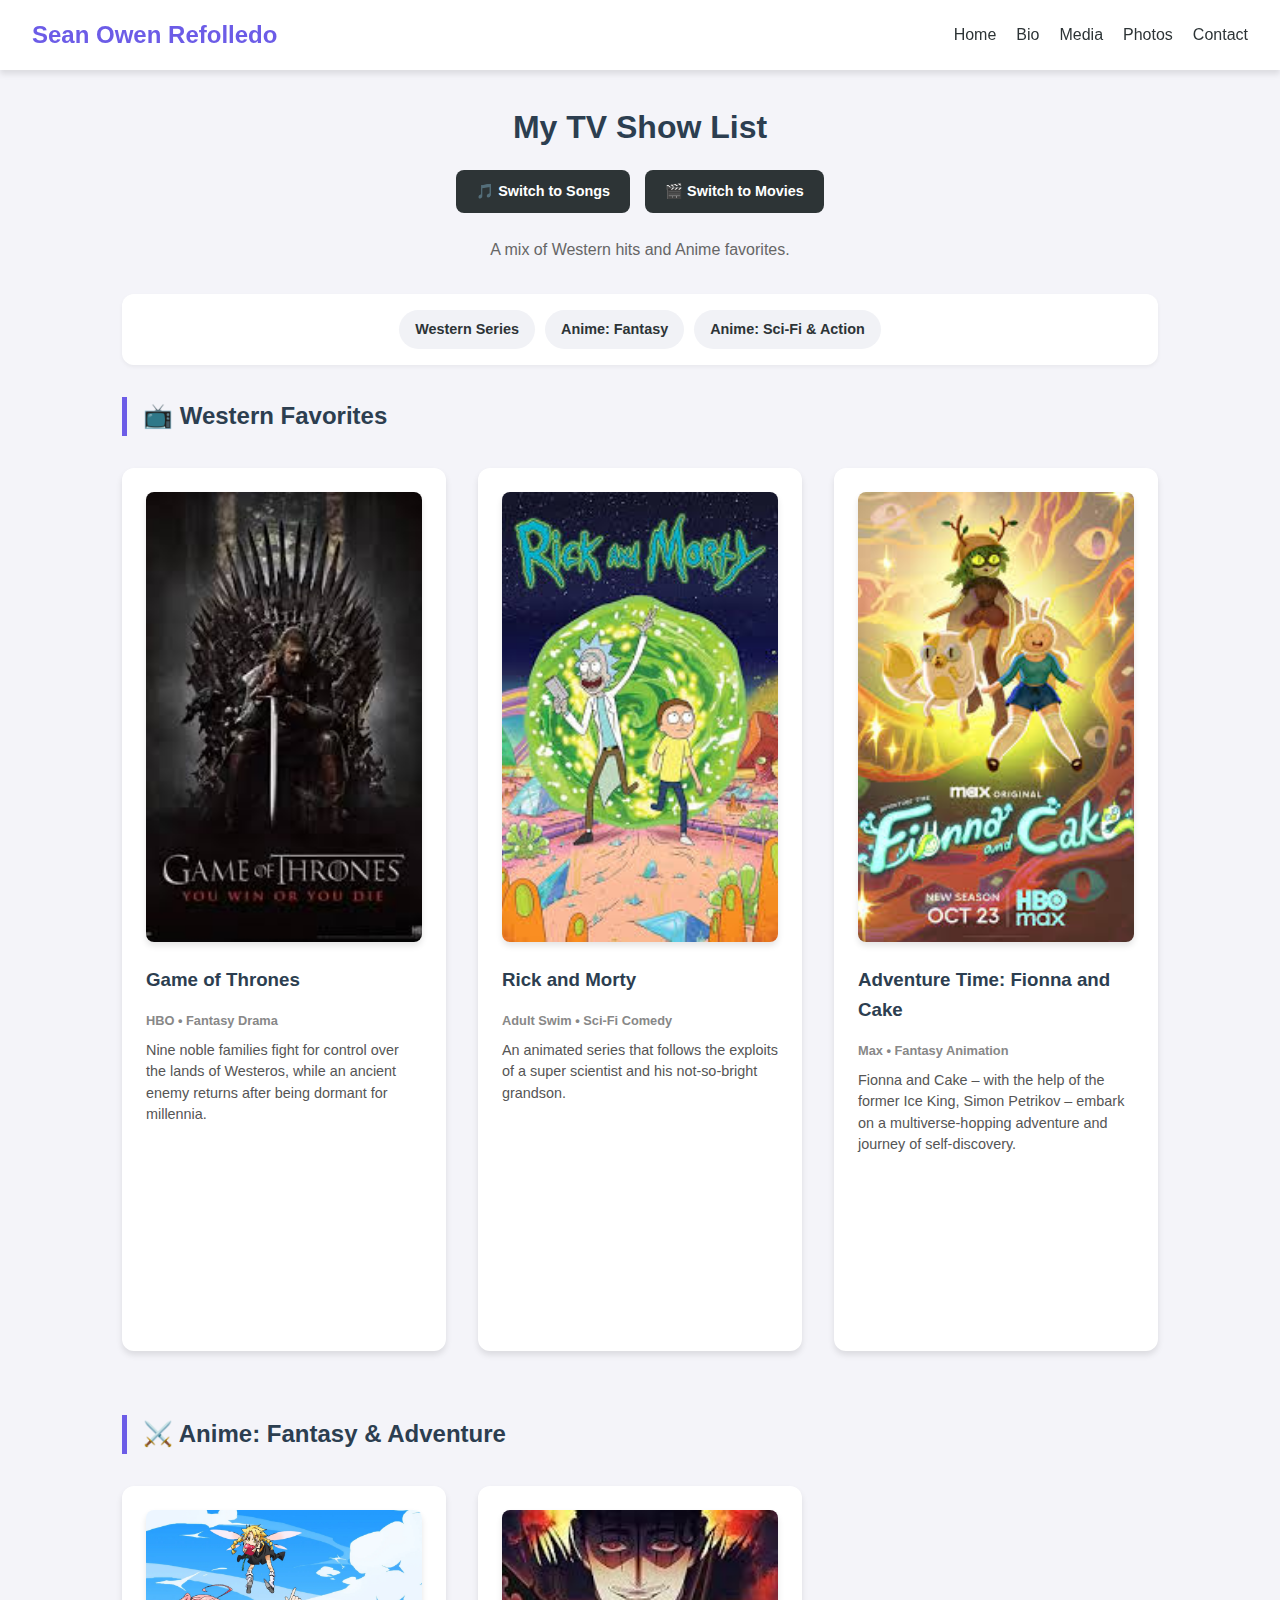
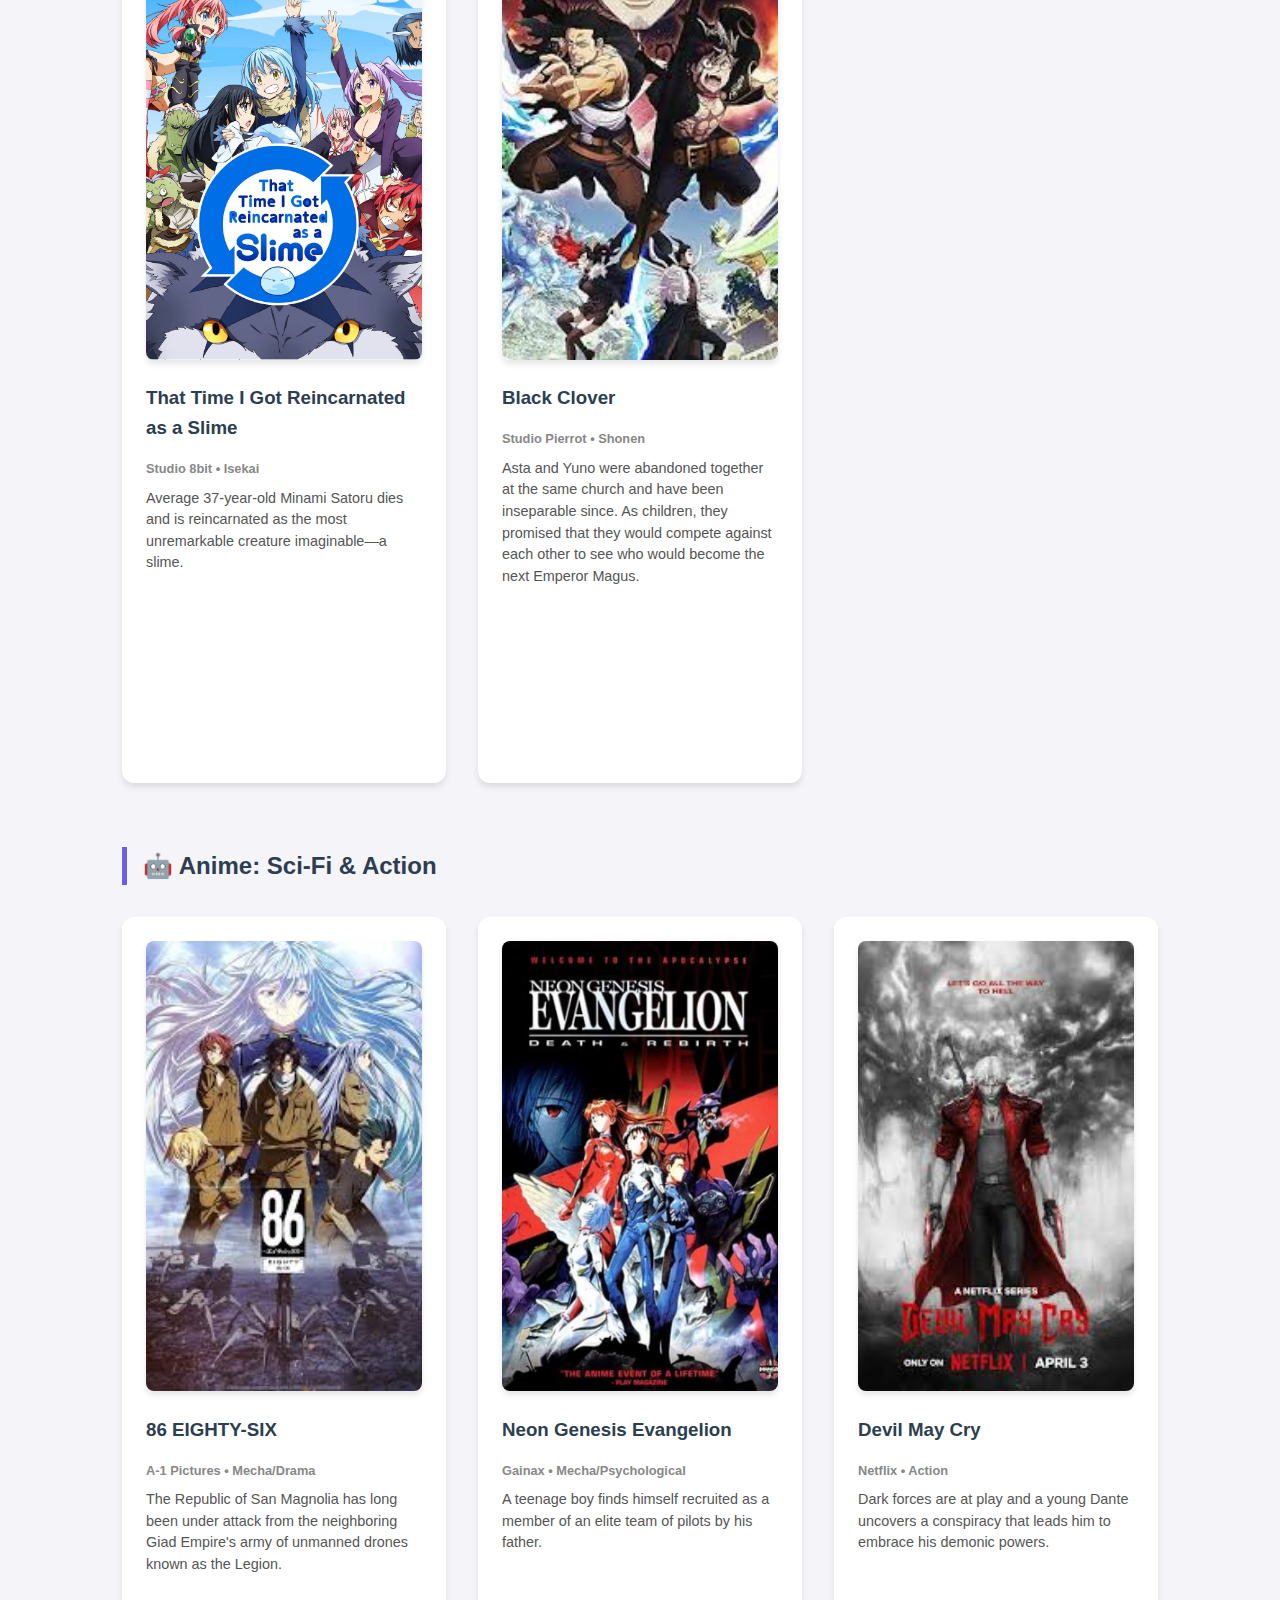
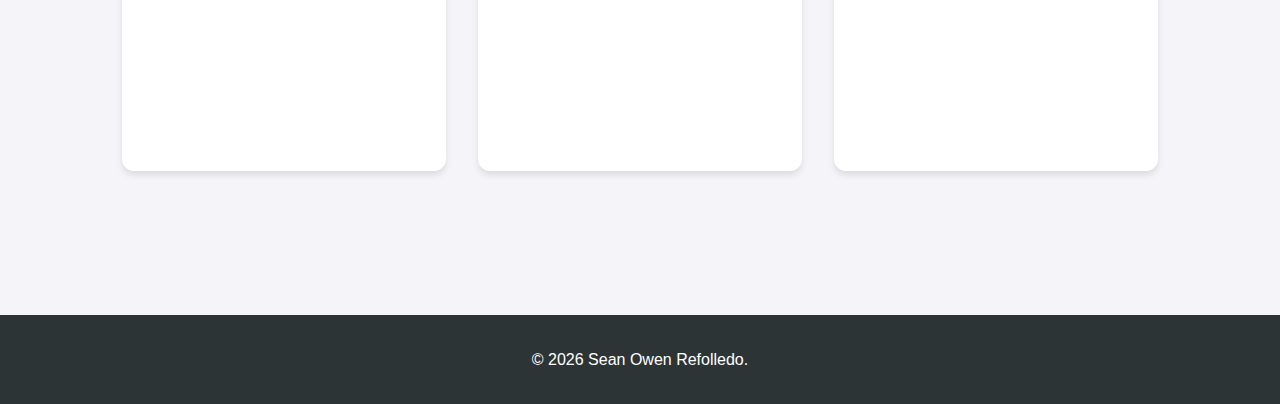
<file: tvshows.html>
<!DOCTYPE html>
<html lang="en">

<head>
    <meta charset="UTF-8">
    <meta name="viewport" content="width=device-width, initial-scale=1.0">
    <title>Favorite TV Shows | Sean Owen Refolledo</title>
    <link rel="stylesheet" href="styles.css">
    <style>
        .media-switch {
            display: flex;
            justify-content: center;
            gap: 15px;
            margin-bottom: 1.5rem;
        }

        .media-btn {
            padding: 10px 20px;
            background-color: #2d3436;
            color: white;
            text-decoration: none;
            border-radius: 8px;
            font-weight: bold;
            transition: background-color 0.3s;
            font-size: 0.9rem;
        }

        .media-btn:hover {
            background-color: var(--primary-color);
        }

        .category-nav {
            background-color: #fff;
            padding: 1rem;
            margin-bottom: 2rem;
            border-radius: 12px;
            box-shadow: 0 2px 4px rgba(0, 0, 0, 0.05);
            display: flex;
            flex-wrap: wrap;
            gap: 10px;
            justify-content: center;
            position: sticky;
            top: 80px;
            z-index: 900;
        }

        .cat-btn {
            padding: 8px 16px;
            background-color: #f1f2f6;
            color: #2d3436;
            text-decoration: none;
            border-radius: 20px;
            font-size: 0.9rem;
            font-weight: 600;
            transition: all 0.3s ease;
        }

        .cat-btn:hover {
            background-color: var(--primary-color);
            color: white;
            transform: translateY(-2px);
        }

        .genre-section {
            scroll-margin-top: 160px;
            margin-bottom: 4rem;
        }

        .genre-title {
            border-left: 5px solid var(--primary-color);
            padding-left: 1rem;
            margin-bottom: 1.5rem;
            color: #2c3e50;
            font-size: 1.5rem;
        }

        .grid-container {
            display: grid;
            grid-template-columns: repeat(auto-fill, minmax(300px, 1fr));
            gap: 2rem;
        }

        .card {
            display: flex;
            flex-direction: column;
            height: 100%;
        }

        .poster-img {
            width: 100%;
            height: 450px;
            object-fit: cover;
            border-radius: 8px;
            margin-bottom: 1rem;
            box-shadow: 0 4px 6px rgba(0, 0, 0, 0.1);
            transition: transform 0.2s;
        }

        a:hover .poster-img {
            transform: scale(1.02);
            opacity: 0.95;
        }

        .show-info {
            font-size: 0.9rem;
            color: #555;
            margin-bottom: 1rem;
            line-height: 1.5;
            flex-grow: 1;
        }

        .show-meta {
            font-size: 0.8rem;
            color: #888;
            margin-bottom: 0.5rem;
            font-weight: bold;
        }

        .video-container {
            position: relative;
            padding-bottom: 56.25%;
            height: 0;
            overflow: hidden;
            border-radius: 8px;
            margin-top: auto;
        }

        .video-container iframe {
            position: absolute;
            top: 0;
            left: 0;
            width: 100%;
            height: 100%;
            border: none;
        }
    </style>
</head>

<body>

    <nav>
        <div class="nav-brand">Sean Owen Refolledo</div>
        <ul class="nav-links">
            <li><a href="index.html">Home</a></li>
            <li><a href="biography.html">Bio</a></li>
            <li><a href="media.html">Media</a></li>
            <li><a href="photodump.html">Photos</a></li>
            <li><a href="contact.html">Contact</a></li>     
        </ul>
    </nav>

    <main class="container">
        <h1 style="text-align: center; margin-bottom: 1rem;">My TV Show List</h1>

        <div class="media-switch">
            <a href="songs.html" class="media-btn">🎵 Switch to Songs</a>
            <a href="movies.html" class="media-btn">🎬 Switch to Movies</a>
        </div>

        <p style="text-align: center; color: #666; margin-bottom: 2rem;">A mix of Western hits and Anime favorites.</p>

        <div class="category-nav">
            <a href="#western" class="cat-btn">Western Series</a>
            <a href="#fantasy" class="cat-btn">Anime: Fantasy</a>
            <a href="#scifi" class="cat-btn">Anime: Sci-Fi & Action</a>
        </div>

        <section id="western" class="genre-section">
            <h2 class="genre-title">📺 Western Favorites</h2>
            <div class="grid-container">

                <div class="card">
                    <a href="img/got.jpg" target="photo_view">
                        <img src="img/got.jpg" alt="Game of Thrones" class="poster-img">
                    </a>
                    <h3>Game of Thrones</h3>
                    <div class="show-meta">HBO • Fantasy Drama</div>
                    <p class="show-info">
                        Nine noble families fight for control over the lands of Westeros, while an ancient enemy returns
                        after being dormant for millennia.
                    </p>
                    <div class="video-container">
                        <iframe src="https://www.youtube.com/embed/KPLWWIOCOOQ" title="Game of Thrones Trailer"
                            allowfullscreen></iframe>
                    </div>
                </div>

                <div class="card">
                    <a href="img/rickandmorty.jpg" target="photo_view">
                        <img src="img/rickandmorty.jpg" alt="Rick and Morty" class="poster-img">
                    </a>
                    <h3>Rick and Morty</h3>
                    <div class="show-meta">Adult Swim • Sci-Fi Comedy</div>
                    <p class="show-info">
                        An animated series that follows the exploits of a super scientist and his not-so-bright
                        grandson.
                    </p>
                    <div class="video-container">
                        <iframe src="https://www.youtube.com/embed/hl1U0bxTHbY" title="Rick and Morty Trailer"
                            allowfullscreen></iframe>
                    </div>
                </div>

                <div class="card">
                    <a href="img/fionaandcake.jpg" target="photo_view">
                        <img src="img/fionaandcake.jpg" alt="Fionna and Cake" class="poster-img">
                    </a>
                    <h3>Adventure Time: Fionna and Cake</h3>
                    <div class="show-meta">Max • Fantasy Animation</div>
                    <p class="show-info">
                        Fionna and Cake – with the help of the former Ice King, Simon Petrikov – embark on a
                        multiverse-hopping adventure and journey of self-discovery.
                    </p>
                    <div class="video-container">
                        <iframe src="https://www.youtube.com/embed/uSbyC1A9KHk" title="Fionna and Cake Trailer"
                            allowfullscreen></iframe>
                    </div>
                </div>

            </div>
        </section>

        <section id="fantasy" class="genre-section">
            <h2 class="genre-title">⚔️ Anime: Fantasy & Adventure</h2>
            <div class="grid-container">

                <div class="card">
                    <a href="img/tensura.jpg" target="photo_view">
                        <img src="img/tensura.jpg" alt="That Time I Got Reincarnated as a Slime" class="poster-img">
                    </a>
                    <h3>That Time I Got Reincarnated as a Slime</h3>
                    <div class="show-meta">Studio 8bit • Isekai</div>
                    <p class="show-info">
                        Average 37-year-old Minami Satoru dies and is reincarnated as the most unremarkable creature
                        imaginable—a slime.
                    </p>
                    <div class="video-container">
                        <iframe width="1122" height="631" src="https://www.youtube.com/embed/qE27ziji4Wc"
                            title="That Time I Got Reincarnated as a Slime Season 4 - Official Trailer" frameborder="0"
                            allow="accelerometer; autoplay; clipboard-write; encrypted-media; gyroscope; picture-in-picture; web-share"
                            referrerpolicy="strict-origin-when-cross-origin" allowfullscreen></iframe>
                    </div>
                </div>

                <div class="card">
                    <a href="img/blackclover.jpg" target="photo_view">
                        <img src="img/blackclover.jpg" alt="Black Clover" class="poster-img">
                    </a>
                    <h3>Black Clover</h3>
                    <div class="show-meta">Studio Pierrot • Shonen</div>
                    <p class="show-info">
                        Asta and Yuno were abandoned together at the same church and have been inseparable since. As
                        children, they promised that they would compete against each other to see who would become the
                        next Emperor Magus.
                    </p>
                    <div class="video-container">
                        <iframe src="https://www.youtube.com/embed/BwdMT-OiARI" title="Black Clover Trailer"
                            allowfullscreen></iframe>
                    </div>
                </div>

            </div>
        </section>

        <section id="scifi" class="genre-section">
            <h2 class="genre-title">🤖 Anime: Sci-Fi & Action</h2>
            <div class="grid-container">

                <div class="card">
                    <a href="img/86.jpg" target="photo_view">
                        <img src="img/86.jpg" alt="86 EIGHTY-SIX" class="poster-img">
                    </a>
                    <h3>86 EIGHTY-SIX</h3>
                    <div class="show-meta">A-1 Pictures • Mecha/Drama</div>
                    <p class="show-info">
                        The Republic of San Magnolia has long been under attack from the neighboring Giad Empire's army
                        of unmanned drones known as the Legion.
                    </p>
                    <div class="video-container">
                        <iframe src="https://www.youtube.com/embed/Mb5ESlC3FNc" title="86 Trailer"
                            allowfullscreen></iframe>
                    </div>
                </div>

                <div class="card">
                    <a href="img/eva.jpg" target="photo_view">
                        <img src="img/eva.jpg" alt="Neon Genesis Evangelion" class="poster-img">
                    </a>
                    <h3>Neon Genesis Evangelion</h3>
                    <div class="show-meta">Gainax • Mecha/Psychological</div>
                    <p class="show-info">
                        A teenage boy finds himself recruited as a member of an elite team of pilots by his father.
                    </p>
                    <div class="video-container">
                        <iframe src="https://www.youtube.com/embed/13nSISwxrY4" title="Evangelion Trailer"
                            allowfullscreen></iframe>
                    </div>
                </div>

                <div class="card">
                    <a href="img/dmc.jpg" target="photo_view">
                        <img src="img/dmc.jpg" alt="Devil May Cry" class="poster-img">
                    </a>
                    <h3>Devil May Cry</h3>
                    <div class="show-meta">Netflix • Action</div>
                    <p class="show-info">
                        Dark forces are at play and a young Dante uncovers a conspiracy that leads him to embrace his
                        demonic powers.
                    </p>
                    <div class="video-container">
                        <iframe src="https://www.youtube.com/embed/OlEqHXRrcpc" title="Devil May Cry Trailer"
                            allowfullscreen></iframe>
                    </div>
                </div>

            </div>
        </section>

    </main>

    <footer>
        <p>&copy; 2026 Sean Owen Refolledo.</p>
    </footer>

</body>

</html>
</file>
<file: styles.css>
:root {
    --primary-color: #6c5ce7;
    --secondary-color: #a29bfe;
    --background-color: #f4f4f9;
    --text-color: #2d3436;
    --card-bg: #ffffff;
    --shadow: 0 4px 6px rgba(0, 0, 0, 0.1);
    --radius: 12px;
}

* {
    margin: 0;
    padding: 0;
    box-sizing: border-box;
}

body {
    font-family: 'Segoe UI', Tahoma, Geneva, Verdana, sans-serif;
    background-color: var(--background-color);
    color: var(--text-color);
    line-height: 1.6;
}

nav {
    background-color: var(--card-bg);
    padding: 1rem 2rem;
    position: sticky;
    top: 0;
    z-index: 1000;
    box-shadow: var(--shadow);
    display: flex;
    justify-content: space-between;
    align-items: center;
}

.nav-brand {
    font-size: 1.5rem;
    font-weight: bold;
    color: var(--primary-color);
}

.nav-links {
    list-style: none;
    display: flex;
    gap: 20px;
}

.nav-links a {
    text-decoration: none;
    color: var(--text-color);
    font-weight: 500;
    transition: color 0.3s ease;
}

.nav-links a:hover {
    color: var(--primary-color);
}

.container {
    max-width: 1100px;
    margin: 0 auto;
    padding: 2rem;
}

h1, h2, h3 {
    margin-bottom: 1rem;
    color: #2c3e50;
}

.btn {
    display: inline-block;
    padding: 10px 20px;
    background-color: var(--primary-color);
    color: white;
    text-decoration: none;
    border-radius: var(--radius);
    transition: transform 0.2s ease, background-color 0.2s;
}

.btn:hover {
    background-color: #5649c0;
    transform: translateY(-2px);
}

.btn-secondary {
    background-color: transparent;
    border: 2px solid var(--primary-color);
    color: var(--primary-color);
}

.btn-secondary:hover {
    background-color: var(--primary-color);
    color: white;
}

.grid-container {
    display: grid;
    grid-template-columns: repeat(auto-fit, minmax(250px, 1fr));
    gap: 2rem;
    margin-top: 2rem;
}

.card {
    background: var(--card-bg);
    padding: 1.5rem;
    border-radius: var(--radius);
    box-shadow: var(--shadow);
    transition: transform 0.3s ease;
}

.card:hover {
    transform: translateY(-5px);
}

.article-content {
    background: white;
    padding: 3rem;
    border-radius: var(--radius);
    max-width: 800px;
    margin: 0 auto;
}

blockquote {
    border-left: 5px solid var(--primary-color);
    padding-left: 1rem;
    margin: 1.5rem 0;
    font-style: italic;
    color: #555;
}

footer {
    text-align: center;
    padding: 2rem;
    margin-top: 3rem;
    background-color: #2d3436;
    color: white;
}
</file>
